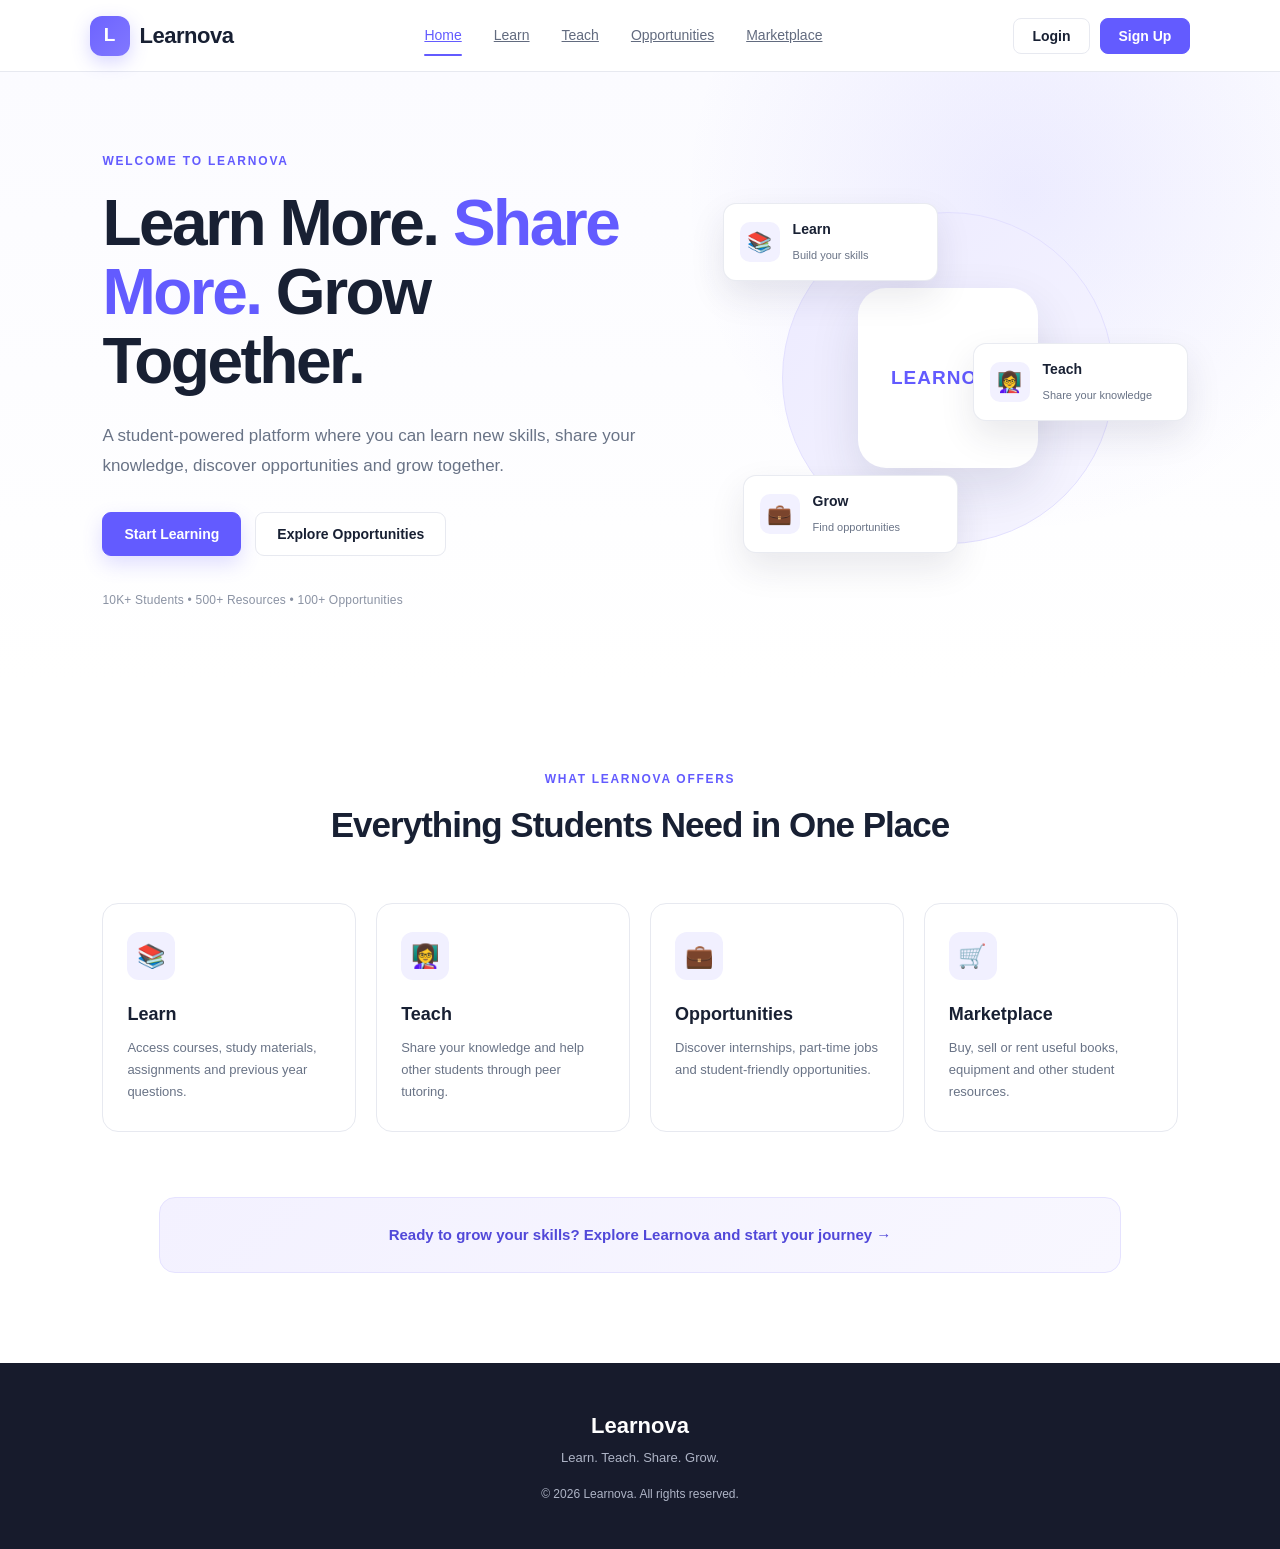
<file: index.html>
<!DOCTYPE html>
<html lang="en">
<head>
    <meta charset="UTF-8">
    <meta name="viewport" content="width=device-width, initial-scale=1.0">

    <title>Learnova | Learn. Teach. Share. Grow.</title>

    <link rel="stylesheet" href="css/style.css">
</head>
<body>

    <!-- Navigation Bar -->
    <header class="navbar">

        <div class="logo">
            <span class="logo-icon">L</span>
            <span class="logo-text">Learnova</span>
        </div>

        <nav class="nav-links">
            <a href="#" class="active">Home</a>
            <a href="#">Learn</a>
            <a href="#">Teach</a>
            <a href="#">Opportunities</a>
            <a href="#">Marketplace</a>
        </nav>

       <div class="nav-actions">

    <a href="pages/login.html">
        <button class="login-btn">
            Login
        </button>
    </a>

    <a href="pages/signup.html">
        <button class="signup-btn">
            Sign Up
        </button>
    </a>

</div>

    </header>


    <!-- Hero Section -->
    <main>

        <section class="hero">

            <div class="hero-content">

                <p class="welcome-text">WELCOME TO LEARNOVA</p>

                <h1>
                    Learn More.
                    <span>Share More.</span>
                    Grow Together.
                </h1>

                <p class="hero-description">
                    A student-powered platform where you can learn new skills,
                    share your knowledge, discover opportunities and grow together.
                </p>

                <div class="hero-buttons">
                    <button class="primary-btn">
                        Start Learning
                    </button>

                    <button class="secondary-btn">
                        Explore Opportunities
                    </button>
                </div>

            </div>


            <div class="hero-visual">

                <div class="floating-card card-one">
                    <span>📚</span>
                    <div>
                        <strong>Learn</strong>
                        <small>Build your skills</small>
                    </div>
                </div>

                <div class="floating-card card-two">
                    <span>👩‍🏫</span>
                    <div>
                        <strong>Teach</strong>
                        <small>Share your knowledge</small>
                    </div>
                </div>

                <div class="floating-card card-three">
                    <span>💼</span>
                    <div>
                        <strong>Grow</strong>
                        <small>Find opportunities</small>
                    </div>
                </div>

            </div>

        </section>


        <!-- Features Section -->
        <section class="features">

            <div class="section-heading">
                <p>WHAT LEARNOVA OFFERS</p>
                <h2>Everything Students Need in One Place</h2>
            </div>


            <div class="feature-grid">

                <div class="feature-card">
                    <div class="feature-icon">📚</div>
                    <h3>Learn</h3>
                    <p>
                        Access courses, study materials, assignments
                        and previous year questions.
                    </p>
                </div>


                <div class="feature-card">
                    <div class="feature-icon">👩‍🏫</div>
                    <h3>Teach</h3>
                    <p>
                        Share your knowledge and help other students
                        through peer tutoring.
                    </p>
                </div>


                <div class="feature-card">
                    <div class="feature-icon">💼</div>
                    <h3>Opportunities</h3>
                    <p>
                        Discover internships, part-time jobs and
                        student-friendly opportunities.
                    </p>
                </div>


                <div class="feature-card">
                    <div class="feature-icon">🛒</div>
                    <h3>Marketplace</h3>
                    <p>
                        Buy, sell or rent useful books, equipment
                        and other student resources.
                    </p>
                </div>

            </div>

        </section>

    </main>


    <!-- Footer -->
    <footer>

        <div class="footer-logo">
            Learnova
        </div>

        <p>
            Learn. Teach. Share. Grow.
        </p>

        <p class="copyright">
            © 2026 Learnova. All rights reserved.
        </p>

    </footer>


    <script src="js/script.js"></script>

</body>
</html>
</file>
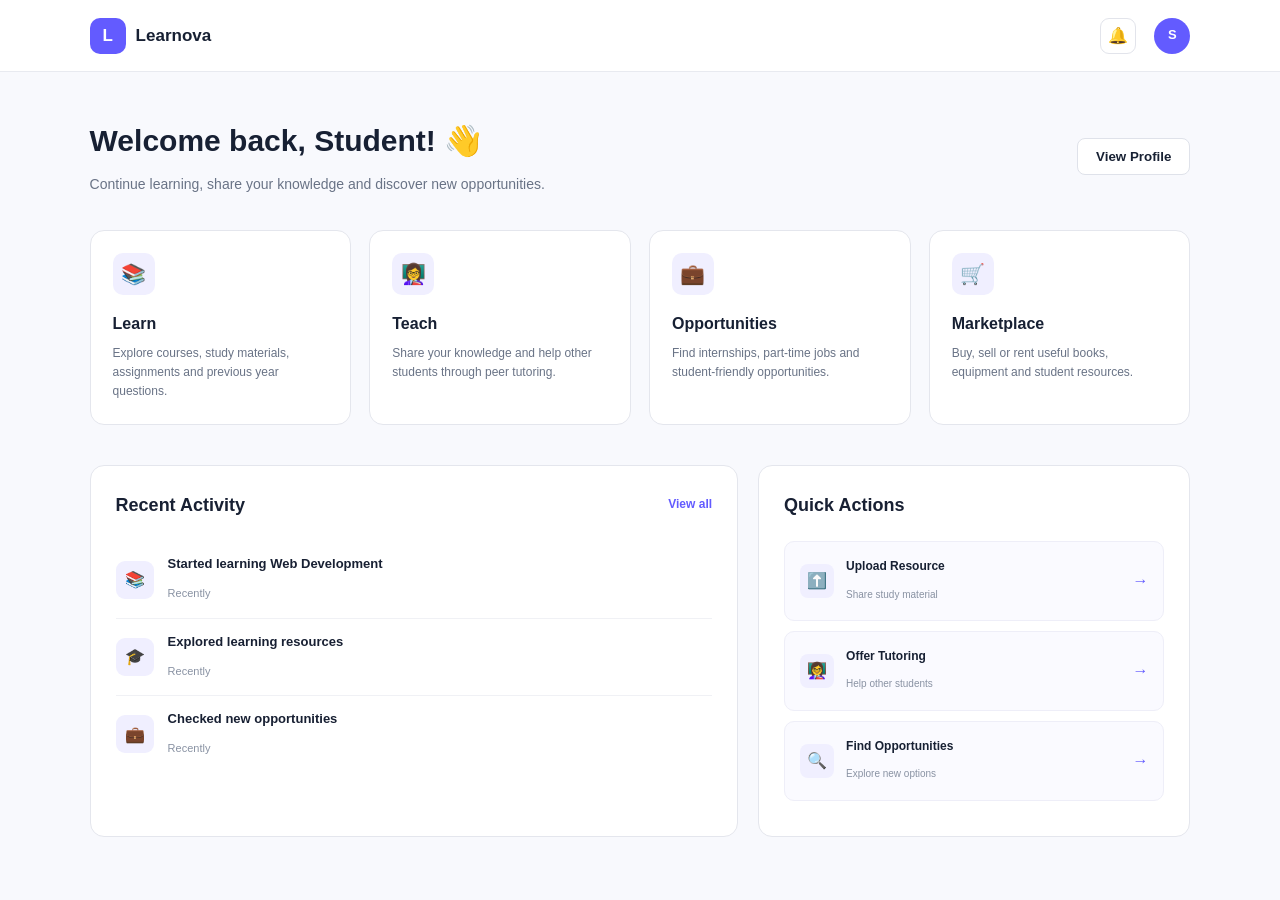
<file: pages/dashboard.html>
<!DOCTYPE html>
<html lang="en">

<head>

    <meta charset="UTF-8">

    <meta name="viewport"
          content="width=device-width, initial-scale=1.0">

    <title>Dashboard | Learnova</title>

    <link rel="stylesheet"
          href="../css/style.css">

    <style>

        /* ==============================
           DASHBOARD
        ============================== */

        .dashboard-page {
            min-height: 100vh;
            background: #f8f9fd;
        }


        /* ==============================
           DASHBOARD NAVBAR
        ============================== */

        .dashboard-nav {
            height: 72px;

            display: flex;
            align-items: center;
            justify-content: space-between;

            padding: 0 7%;

            background: white;

            border-bottom: 1px solid #e8eaf0;
        }


        .dashboard-logo {
            display: flex;
            align-items: center;
            gap: 10px;

            text-decoration: none;
            color: #172033;

            font-weight: 700;
            font-size: 17px;
        }


        .dashboard-logo-icon {
            width: 36px;
            height: 36px;

            display: flex;
            align-items: center;
            justify-content: center;

            background: #635bff;

            color: white;

            border-radius: 10px;

            font-weight: 700;
        }


        .dashboard-nav-right {
            display: flex;
            align-items: center;
            gap: 18px;
        }


        .notification {
            width: 36px;
            height: 36px;

            display: flex;
            align-items: center;
            justify-content: center;

            border: 1px solid #e2e4eb;

            border-radius: 9px;

            background: white;

            cursor: pointer;
        }


        .profile-circle {
            width: 36px;
            height: 36px;

            display: flex;
            align-items: center;
            justify-content: center;

            background: #635bff;

            color: white;

            border-radius: 50%;

            font-size: 13px;
            font-weight: 600;
        }


        /* ==============================
           MAIN CONTENT
        ============================== */

        .dashboard-content {
            width: 86%;
            max-width: 1250px;

            margin: auto;

            padding: 45px 0;
        }


        .welcome-section {
            display: flex;

            align-items: center;
            justify-content: space-between;

            margin-bottom: 35px;
        }


        .welcome-section h1 {
            margin: 0 0 8px;

            font-size: 30px;

            color: #172033;
        }


        .welcome-section p {
            margin: 0;

            color: #697386;

            font-size: 14px;
        }


        .profile-button {
            padding: 10px 18px;

            border: 1px solid #dfe2ea;

            background: white;

            border-radius: 8px;

            cursor: pointer;

            font-weight: 600;

            color: #172033;
        }


        /* ==============================
           FEATURE CARDS
        ============================== */

        .feature-grid {
            display: grid;

            grid-template-columns:
                repeat(4, 1fr);

            gap: 18px;

            margin-bottom: 40px;
        }


        .feature-card {
            background: white;

            border: 1px solid #e4e6ed;

            border-radius: 14px;

            padding: 22px;

            text-decoration: none;

            color: #172033;

            transition: 0.25s;
        }


        .feature-card:hover {
            transform: translateY(-4px);

            border-color: #635bff;

            box-shadow:
                0 12px 30px rgba(35,40,70,0.08);
        }


        .feature-icon {
            width: 42px;
            height: 42px;

            display: flex;
            align-items: center;
            justify-content: center;

            background: #f0efff;

            border-radius: 10px;

            font-size: 20px;

            margin-bottom: 16px;
        }


        .feature-card h3 {
            margin: 0 0 7px;

            font-size: 16px;
        }


        .feature-card p {
            margin: 0;

            color: #697386;

            font-size: 12px;

            line-height: 1.6;
        }


        /* ==============================
           LOWER SECTION
        ============================== */

        .dashboard-grid {
            display: grid;

            grid-template-columns:
                1.5fr 1fr;

            gap: 20px;
        }


        .dashboard-card {
            background: white;

            border: 1px solid #e4e6ed;

            border-radius: 14px;

            padding: 25px;
        }


        .dashboard-card-header {
            display: flex;

            justify-content: space-between;

            align-items: center;

            margin-bottom: 22px;
        }


        .dashboard-card-header h2 {
            margin: 0;

            font-size: 18px;
        }


        .view-link {
            color: #635bff;

            text-decoration: none;

            font-size: 12px;

            font-weight: 600;
        }


        /* ==============================
           ACTIVITY
        ============================== */

        .activity-item {
            display: flex;

            align-items: center;

            gap: 14px;

            padding: 13px 0;

            border-bottom: 1px solid #f0f1f5;
        }


        .activity-item:last-child {
            border-bottom: none;
        }


        .activity-icon {
            width: 38px;
            height: 38px;

            display: flex;
            align-items: center;
            justify-content: center;

            background: #f0efff;

            border-radius: 9px;
        }


        .activity-text strong {
            display: block;

            font-size: 13px;

            margin-bottom: 4px;
        }


        .activity-text span {
            color: #8992a3;

            font-size: 11px;
        }


        /* ==============================
           QUICK ACTIONS
        ============================== */

        .quick-action {
            display: flex;

            align-items: center;

            justify-content: space-between;

            padding: 15px;

            margin-bottom: 10px;

            background: #fafaff;

            border: 1px solid #eeeeF8;

            border-radius: 10px;

            text-decoration: none;

            color: #172033;
        }


        .quick-action:hover {
            border-color: #635bff;
        }


        .quick-action-left {
            display: flex;

            align-items: center;

            gap: 12px;
        }


        .quick-action-icon {
            width: 34px;
            height: 34px;

            display: flex;
            align-items: center;
            justify-content: center;

            background: #f0efff;

            border-radius: 8px;
        }


        .quick-action-text strong {
            display: block;

            font-size: 12px;

            margin-bottom: 3px;
        }


        .quick-action-text span {
            font-size: 10px;

            color: #8992a3;
        }


        .arrow {
            color: #635bff;
        }


        /* ==============================
           RESPONSIVE
        ============================== */

        @media (max-width: 950px) {

            .feature-grid {
                grid-template-columns:
                    repeat(2, 1fr);
            }

            .dashboard-grid {
                grid-template-columns: 1fr;
            }

        }


        @media (max-width: 600px) {

            .dashboard-content {
                width: 90%;
            }

            .dashboard-nav {
                padding: 0 5%;
            }

            .welcome-section {
                align-items: flex-start;

                flex-direction: column;

                gap: 18px;
            }

            .feature-grid {
                grid-template-columns: 1fr;
            }

        }

    </style>

</head>


<body>


<div class="dashboard-page">


    <!-- ==========================
         NAVIGATION
    =========================== -->

    <header class="dashboard-nav">

        <a href="../index.html"
           class="dashboard-logo">

            <span class="dashboard-logo-icon">
                L
            </span>

            Learnova

        </a>


        <div class="dashboard-nav-right">

            <div class="notification">
                🔔
            </div>

            <div class="profile-circle">
                S
            </div>

        </div>

    </header>



    <!-- ==========================
         MAIN CONTENT
    =========================== -->

    <main class="dashboard-content">


        <!-- WELCOME -->

        <section class="welcome-section">

            <div>

                <h1>
                    Welcome back, Student! 👋
                </h1>

                <p>
                    Continue learning, share your knowledge
                    and discover new opportunities.
                </p>

            </div>


            <button class="profile-button">
                View Profile
            </button>

        </section>



        <!-- ==========================
             MAIN FEATURES
        =========================== -->

        <section class="feature-grid">


            <!-- LEARN -->

            <a href="learn.html"
                class="feature-card">

                <div class="feature-icon">
                    📚
                </div>

                <h3>
                    Learn
                </h3>

                <p>
                    Explore courses, study materials,
                    assignments and previous year questions.
                </p>

            </a>



            <!-- TEACH -->

            <a href="teach.html"
                 class="feature-card">

                <div class="feature-icon">
                    👩‍🏫
                </div>

                <h3>
                    Teach
                </h3>

                <p>
                    Share your knowledge and help
                    other students through peer tutoring.
                </p>

            </a>



            <!-- OPPORTUNITIES -->

            <a href="opportunities.html"
                 class="feature-card">

                <div class="feature-icon">
                    💼
                </div>

                <h3>
                    Opportunities
                </h3>

                <p>
                    Find internships, part-time jobs
                    and student-friendly opportunities.
                </p>

            </a>



            <!-- MARKETPLACE -->
    

          <a href="marketplace.html" class="feature-card">

    <div class="feature-icon">
        🛒
    </div>

    <h3>
        Marketplace
    </h3>

    <p>
        Buy, sell or rent useful books, equipment
        and student resources.
    </p>
</a>
        </section>



        <!-- ==========================
             LOWER DASHBOARD
        =========================== -->

        <section class="dashboard-grid">


            <!-- RECENT ACTIVITY -->

            <div class="dashboard-card">

                <div class="dashboard-card-header">

                    <h2>
                        Recent Activity
                    </h2>

                    <a href="#"
                       class="view-link">

                        View all

                    </a>

                </div>


                <div class="activity-item">

                    <div class="activity-icon">
                        📚
                    </div>

                    <div class="activity-text">

                        <strong>
                            Started learning Web Development
                        </strong>

                        <span>
                            Recently
                        </span>

                    </div>

                </div>


                <div class="activity-item">

                    <div class="activity-icon">
                        🎓
                    </div>

                    <div class="activity-text">

                        <strong>
                            Explored learning resources
                        </strong>

                        <span>
                            Recently
                        </span>

                    </div>

                </div>


                <div class="activity-item">

                    <div class="activity-icon">
                        💼
                    </div>

                    <div class="activity-text">

                        <strong>
                            Checked new opportunities
                        </strong>

                        <span>
                            Recently
                        </span>

                    </div>

                </div>

            </div>



            <!-- QUICK ACTIONS -->

            <div class="dashboard-card">

                <div class="dashboard-card-header">

                    <h2>
                        Quick Actions
                    </h2>

                </div>


                <a href="#"
                   class="quick-action">

                    <div class="quick-action-left">

                        <div class="quick-action-icon">
                            ⬆️
                        </div>

                        <div class="quick-action-text">

                            <strong>
                                Upload Resource
                            </strong>

                            <span>
                                Share study material
                            </span>

                        </div>

                    </div>

                    <span class="arrow">
                        →
                    </span>

                </a>


                <a href="#"
                   class="quick-action">

                    <div class="quick-action-left">

                        <div class="quick-action-icon">
                            👩‍🏫
                        </div>

                        <div class="quick-action-text">

                            <strong>
                                Offer Tutoring
                            </strong>

                            <span>
                                Help other students
                            </span>

                        </div>

                    </div>

                    <span class="arrow">
                        →
                    </span>

                </a>


                <a href="#"
                   class="quick-action">

                    <div class="quick-action-left">

                        <div class="quick-action-icon">
                            🔍
                        </div>

                        <div class="quick-action-text">

                            <strong>
                                Find Opportunities
                            </strong>

                            <span>
                                Explore new options
                            </span>

                        </div>

                    </div>

                    <span class="arrow">
                        →
                    </span>

                </a>


            </div>


        </section>


    </main>

</div>


</body>

</html>
</file>
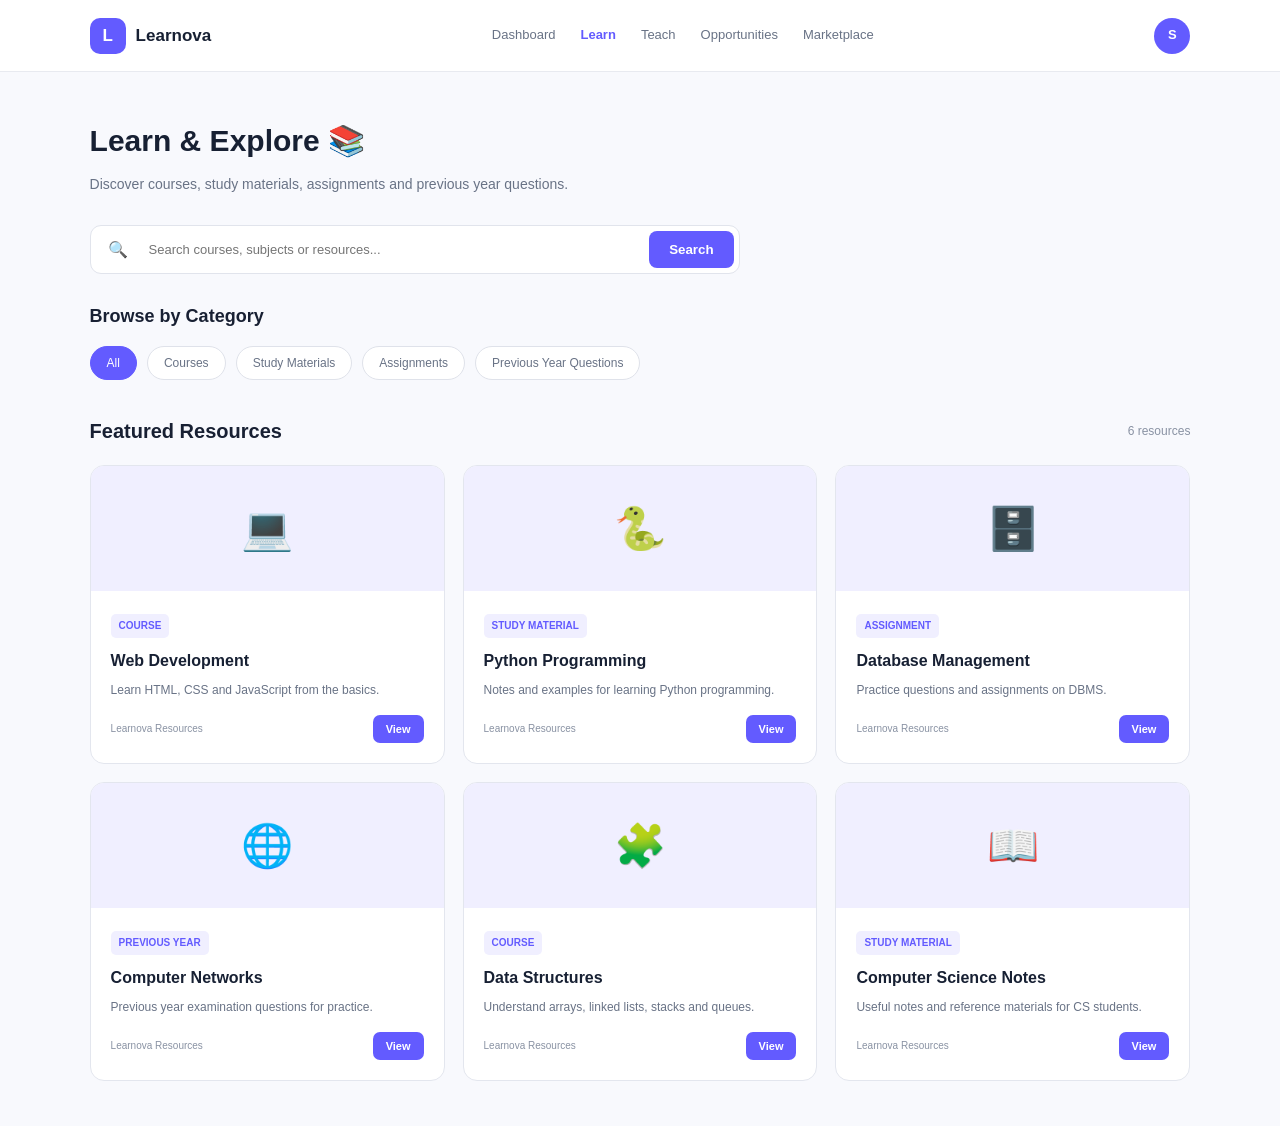
<file: pages/learn.html>
<!DOCTYPE html>
<html lang="en">

<head>

    <meta charset="UTF-8">

    <meta name="viewport"
          content="width=device-width, initial-scale=1.0">

    <title>Learn | Learnova</title>

    <link rel="stylesheet"
          href="../css/style.css">

    <style>

        /* ==============================
           LEARN PAGE
        ============================== */

        .learn-page {
            min-height: 100vh;
            background: #f8f9fd;
        }


        /* ==============================
           NAVBAR
        ============================== */

        .learn-nav {
            height: 72px;

            display: flex;
            align-items: center;
            justify-content: space-between;

            padding: 0 7%;

            background: white;

            border-bottom: 1px solid #e8eaf0;
        }


        .learn-logo {
            display: flex;
            align-items: center;

            gap: 10px;

            color: #172033;

            text-decoration: none;

            font-size: 17px;
            font-weight: 700;
        }


        .learn-logo-icon {
            width: 36px;
            height: 36px;

            display: flex;
            align-items: center;
            justify-content: center;

            background: #635bff;

            color: white;

            border-radius: 10px;
        }


        .learn-nav-links {
            display: flex;

            align-items: center;

            gap: 25px;
        }


        .learn-nav-links a {
            color: #697386;

            text-decoration: none;

            font-size: 13px;
        }


        .learn-nav-links a.active {
            color: #635bff;

            font-weight: 600;
        }


        .learn-profile {
            width: 36px;
            height: 36px;

            display: flex;
            align-items: center;
            justify-content: center;

            border-radius: 50%;

            background: #635bff;

            color: white;

            font-size: 13px;
            font-weight: 600;
        }


        /* ==============================
           MAIN
        ============================== */

        .learn-content {
            width: 86%;
            max-width: 1250px;

            margin: auto;

            padding: 45px 0;
        }


        .learn-heading {
            margin-bottom: 30px;
        }


        .learn-heading h1 {
            margin: 0 0 8px;

            color: #172033;

            font-size: 30px;
        }


        .learn-heading p {
            margin: 0;

            color: #697386;

            font-size: 14px;
        }


        /* ==============================
           SEARCH
        ============================== */

        .search-box {
            display: flex;

            align-items: center;

            gap: 10px;

            margin-bottom: 28px;

            background: white;

            border: 1px solid #e1e4ec;

            border-radius: 11px;

            padding: 5px;

            max-width: 650px;
        }


        .search-icon {
            padding-left: 12px;

            color: #8992a3;
        }


        .search-box input {
            flex: 1;

            border: none;

            outline: none;

            padding: 11px;

            font-size: 13px;

            font-family: inherit;
        }


        .search-button {
            border: none;

            background: #635bff;

            color: white;

            padding: 11px 20px;

            border-radius: 8px;

            cursor: pointer;

            font-weight: 600;
        }


        /* ==============================
           CATEGORIES
        ============================== */

        .category-section {
            margin-bottom: 35px;
        }


        .category-section h2 {
            font-size: 18px;

            margin-bottom: 15px;
        }


        .category-list {
            display: flex;

            flex-wrap: wrap;

            gap: 10px;
        }


        .category-btn {
            border: 1px solid #dfe2ea;

            background: white;

            color: #697386;

            padding: 9px 16px;

            border-radius: 20px;

            cursor: pointer;

            font-size: 12px;

            transition: 0.2s;
        }


        .category-btn:hover,
        .category-btn.active {
            background: #635bff;

            border-color: #635bff;

            color: white;
        }


        /* ==============================
           RESOURCE HEADER
        ============================== */

        .resource-header {
            display: flex;

            align-items: center;
            justify-content: space-between;

            margin-bottom: 18px;
        }


        .resource-header h2 {
            margin: 0;

            font-size: 20px;
        }


        .resource-count {
            color: #8992a3;

            font-size: 12px;
        }


        /* ==============================
           RESOURCE GRID
        ============================== */

        .resource-grid {
            display: grid;

            grid-template-columns:
                repeat(3, 1fr);

            gap: 18px;
        }


        .resource-card {
            background: white;

            border: 1px solid #e3e6ee;

            border-radius: 14px;

            overflow: hidden;

            transition: 0.25s;
        }


        .resource-card:hover {
            transform: translateY(-4px);

            box-shadow:
                0 12px 30px rgba(35,40,70,0.08);

            border-color: #d8d5ff;
        }


        .resource-top {
            height: 125px;

            display: flex;

            align-items: center;

            justify-content: center;

            background: #f0efff;

            font-size: 42px;
        }


        .resource-body {
            padding: 20px;
        }


        .resource-type {
            display: inline-block;

            padding: 4px 8px;

            background: #f0efff;

            color: #635bff;

            border-radius: 5px;

            font-size: 10px;

            font-weight: 600;

            margin-bottom: 10px;
        }


        .resource-body h3 {
            margin: 0 0 7px;

            font-size: 16px;

            color: #172033;
        }


        .resource-body p {
            margin: 0 0 15px;

            color: #697386;

            font-size: 12px;

            line-height: 1.6;
        }


        .resource-footer {
            display: flex;

            align-items: center;
            justify-content: space-between;
        }


        .resource-author {
            color: #8992a3;

            font-size: 10px;
        }


        .view-resource {
            border: none;

            background: #635bff;

            color: white;

            padding: 8px 13px;

            border-radius: 7px;

            cursor: pointer;

            font-size: 11px;

            font-weight: 600;
        }


        /* ==============================
           NO RESULTS
        ============================== */

        .no-results {
            display: none;

            text-align: center;

            padding: 50px 20px;

            color: #697386;
        }


        .no-results h3 {
            color: #172033;

            margin-bottom: 8px;
        }


        /* ==============================
           RESPONSIVE
        ============================== */

        @media (max-width: 900px) {

            .resource-grid {
                grid-template-columns:
                    repeat(2, 1fr);
            }

            .learn-nav-links {
                display: none;
            }

        }


        @media (max-width: 600px) {

            .learn-content {
                width: 90%;
            }

            .resource-grid {
                grid-template-columns: 1fr;
            }

            .search-box {
                max-width: 100%;
            }

        }

    </style>

</head>


<body>


<div class="learn-page">


    <!-- ==========================
         NAVIGATION
    =========================== -->

    <header class="learn-nav">

        <a href="dashboard.html"
           class="learn-logo">

            <span class="learn-logo-icon">
                L
            </span>

            Learnova

        </a>


        <nav class="learn-nav-links">

            <a href="dashboard.html">
                Dashboard
            </a>

            <a href="learn.html"
               class="active">
                Learn
            </a>

            <a href="#">
                Teach
            </a>

            <a href="#">
                Opportunities
            </a>

            <a href="#">
                Marketplace
            </a>

        </nav>


        <div class="learn-profile">
            S
        </div>

    </header>



    <!-- ==========================
         MAIN CONTENT
    =========================== -->

    <main class="learn-content">


        <!-- HEADING -->

        <section class="learn-heading">

            <h1>
                Learn & Explore 📚
            </h1>

            <p>
                Discover courses, study materials,
                assignments and previous year questions.
            </p>

        </section>



        <!-- ==========================
             SEARCH
        =========================== -->

        <div class="search-box">

            <span class="search-icon">
                🔍
            </span>

            <input
                type="text"
                id="searchInput"
                placeholder="Search courses, subjects or resources..."
            >

            <button
                class="search-button"
                onclick="searchResources()">

                Search

            </button>

        </div>



        <!-- ==========================
             CATEGORIES
        =========================== -->

        <section class="category-section">

            <h2>
                Browse by Category
            </h2>


            <div class="category-list">

                <button
                    class="category-btn active"
                    onclick="filterResources('all', this)">

                    All

                </button>


                <button
                    class="category-btn"
                    onclick="filterResources('course', this)">

                    Courses

                </button>


                <button
                    class="category-btn"
                    onclick="filterResources('material', this)">

                    Study Materials

                </button>


                <button
                    class="category-btn"
                    onclick="filterResources('assignment', this)">

                    Assignments

                </button>


                <button
                    class="category-btn"
                    onclick="filterResources('question', this)">

                    Previous Year Questions

                </button>

            </div>

        </section>



        <!-- ==========================
             RESOURCES
        =========================== -->

        <section>


            <div class="resource-header">

                <h2>
                    Featured Resources
                </h2>

                <span
                    class="resource-count"
                    id="resourceCount">

                    6 resources

                </span>

            </div>



            <div
                class="resource-grid"
                id="resourceGrid">


                <!-- RESOURCE 1 -->

                <article
                    class="resource-card"
                    data-type="course"
                    data-title="Web Development">

                    <div class="resource-top">
                        💻
                    </div>

                    <div class="resource-body">

                        <span class="resource-type">
                            COURSE
                        </span>

                        <h3>
                            Web Development
                        </h3>

                        <p>
                            Learn HTML, CSS and JavaScript
                            from the basics.
                        </p>

                        <div class="resource-footer">

                            <span class="resource-author">
                                Learnova Resources
                            </span>

                            <button
                                class="view-resource"
                                onclick="openResource('Web Development')">

                                View

                            </button>

                        </div>

                    </div>

                </article>



                <!-- RESOURCE 2 -->

                <article
                    class="resource-card"
                    data-type="material"
                    data-title="Python Programming">

                    <div class="resource-top">
                        🐍
                    </div>

                    <div class="resource-body">

                        <span class="resource-type">
                            STUDY MATERIAL
                        </span>

                        <h3>
                            Python Programming
                        </h3>

                        <p>
                            Notes and examples for
                            learning Python programming.
                        </p>

                        <div class="resource-footer">

                            <span class="resource-author">
                                Learnova Resources
                            </span>

                            <button
                                class="view-resource"
                                onclick="openResource('Python Programming')">

                                View

                            </button>

                        </div>

                    </div>

                </article>



                <!-- RESOURCE 3 -->

                <article
                    class="resource-card"
                    data-type="assignment"
                    data-title="Database Management">

                    <div class="resource-top">
                        🗄️
                    </div>

                    <div class="resource-body">

                        <span class="resource-type">
                            ASSIGNMENT
                        </span>

                        <h3>
                            Database Management
                        </h3>

                        <p>
                            Practice questions and
                            assignments on DBMS.
                        </p>

                        <div class="resource-footer">

                            <span class="resource-author">
                                Learnova Resources
                            </span>

                            <button
                                class="view-resource"
                                onclick="openResource('Database Management')">

                                View

                            </button>

                        </div>

                    </div>

                </article>



                <!-- RESOURCE 4 -->

                <article
                    class="resource-card"
                    data-type="question"
                    data-title="Computer Networks">

                    <div class="resource-top">
                        🌐
                    </div>

                    <div class="resource-body">

                        <span class="resource-type">
                            PREVIOUS YEAR
                        </span>

                        <h3>
                            Computer Networks
                        </h3>

                        <p>
                            Previous year examination
                            questions for practice.
                        </p>

                        <div class="resource-footer">

                            <span class="resource-author">
                                Learnova Resources
                            </span>

                            <button
                                class="view-resource"
                                onclick="openResource('Computer Networks')">

                                View

                            </button>

                        </div>

                    </div>

                </article>



                <!-- RESOURCE 5 -->

                <article
                    class="resource-card"
                    data-type="course"
                    data-title="Data Structures">

                    <div class="resource-top">
                        🧩
                    </div>

                    <div class="resource-body">

                        <span class="resource-type">
                            COURSE
                        </span>

                        <h3>
                            Data Structures
                        </h3>

                        <p>
                            Understand arrays, linked lists,
                            stacks and queues.
                        </p>

                        <div class="resource-footer">

                            <span class="resource-author">
                                Learnova Resources
                            </span>

                            <button
                                class="view-resource"
                                onclick="openResource('Data Structures')">

                                View

                            </button>

                        </div>

                    </div>

                </article>



                <!-- RESOURCE 6 -->

                <article
                    class="resource-card"
                    data-type="material"
                    data-title="Computer Science Notes">

                    <div class="resource-top">
                        📖
                    </div>

                    <div class="resource-body">

                        <span class="resource-type">
                            STUDY MATERIAL
                        </span>

                        <h3>
                            Computer Science Notes
                        </h3>

                        <p>
                            Useful notes and reference
                            materials for CS students.
                        </p>

                        <div class="resource-footer">

                            <span class="resource-author">
                                Learnova Resources
                            </span>

                            <button
                                class="view-resource"
                                onclick="openResource('Computer Science Notes')">

                                View

                            </button>

                        </div>

                    </div>

                </article>


            </div>



            <!-- NO RESULTS -->

            <div
                class="no-results"
                id="noResults">

                <h3>
                    No resources found
                </h3>

                <p>
                    Try another search or category.
                </p>

            </div>


        </section>


    </main>

</div>



<script>

    /* ==============================
       FILTER RESOURCES
    ============================== */

    function filterResources(type, button) {

        const cards =
            document.querySelectorAll(
                ".resource-card"
            );

        const buttons =
            document.querySelectorAll(
                ".category-btn"
            );


        buttons.forEach(function(btn) {

            btn.classList.remove("active");

        });


        button.classList.add("active");


        let visibleCount = 0;


        cards.forEach(function(card) {

            const cardType =
                card.getAttribute("data-type");


            if (
                type === "all" ||
                cardType === type
            ) {

                card.style.display = "block";

                visibleCount++;

            } else {

                card.style.display = "none";

            }

        });


        document.getElementById(
            "resourceCount"
        ).textContent =
            visibleCount + " resources";


        document.getElementById(
            "noResults"
        ).style.display =
            visibleCount === 0
                ? "block"
                : "none";

    }



    /* ==============================
       SEARCH RESOURCES
    ============================== */

    function searchResources() {

        const searchText =
            document
                .getElementById("searchInput")
                .value
                .toLowerCase()
                .trim();


        const cards =
            document.querySelectorAll(
                ".resource-card"
            );


        let visibleCount = 0;


        cards.forEach(function(card) {

            const title =
                card
                    .getAttribute("data-title")
                    .toLowerCase();


            const description =
                card
                    .querySelector("p")
                    .textContent
                    .toLowerCase();


            if (
                title.includes(searchText) ||
                description.includes(searchText)
            ) {

                card.style.display = "block";

                visibleCount++;

            } else {

                card.style.display = "none";

            }

        });


        document.getElementById(
            "resourceCount"
        ).textContent =
            visibleCount + " resources";


        document.getElementById(
            "noResults"
        ).style.display =
            visibleCount === 0
                ? "block"
                : "none";

    }



    /* ==============================
       VIEW RESOURCE
    ============================== */

    function openResource(resourceName) {

        alert(
            resourceName +
            " will open here when we connect the resource system."
        );

    }



    /* ==============================
       ENTER KEY SEARCH
    ============================== */

    document
        .getElementById("searchInput")
        .addEventListener(
            "keypress",
            function(event) {

                if (event.key === "Enter") {

                    searchResources();

                }

            }
        );

</script>


</body>

</html>
</file>
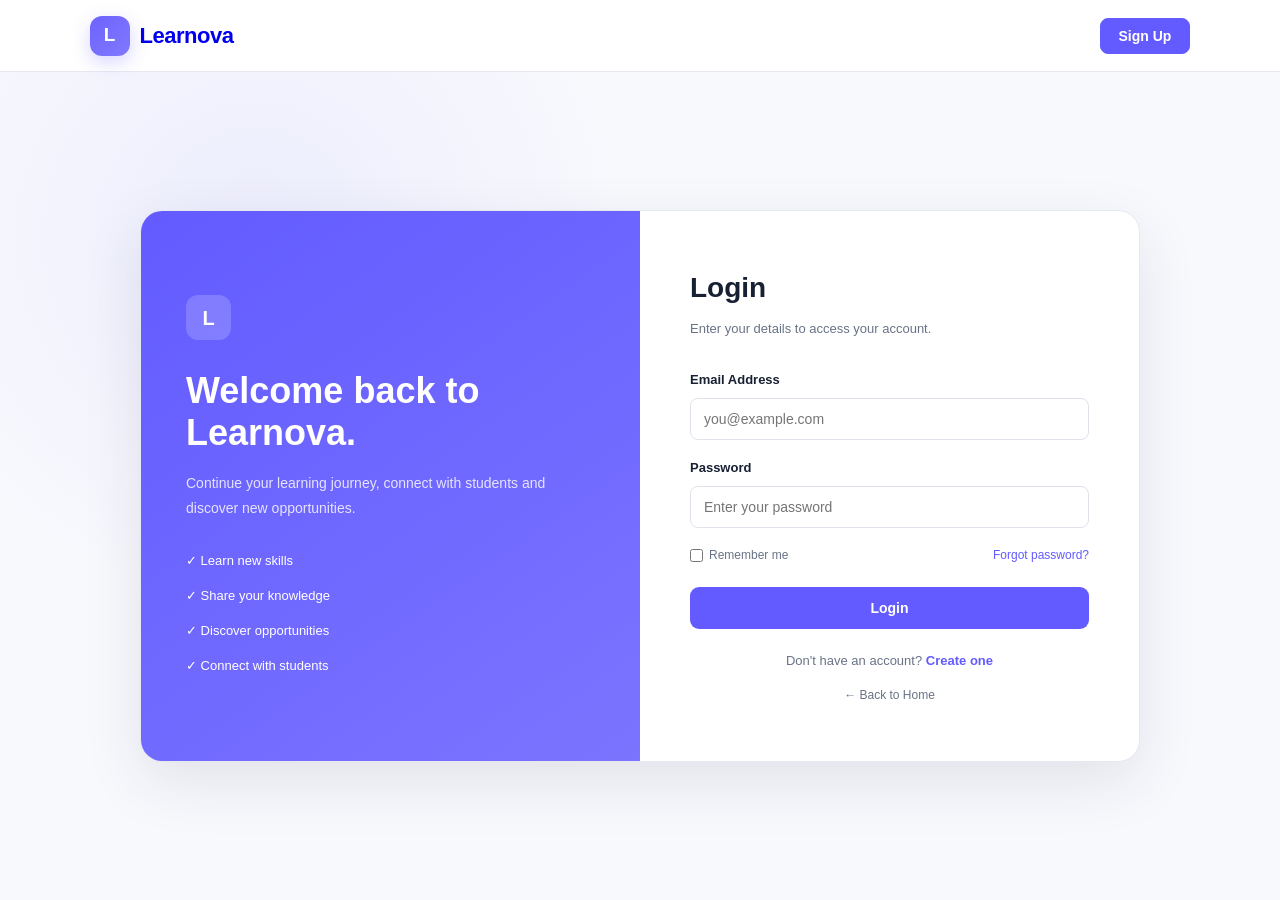
<file: pages/login.html>
<!DOCTYPE html>
<html lang="en">

<head>

    <meta charset="UTF-8">

    <meta name="viewport"
          content="width=device-width, initial-scale=1.0">

    <title>Login | Learnova</title>

    <link rel="stylesheet"
          href="../css/style.css">

    <style>

        /* =================================
           LOGIN PAGE
        ================================= */

        .auth-page {
            min-height: calc(100vh - 72px);

            display: flex;
            align-items: center;
            justify-content: center;

            padding: 50px 20px;

            background:
                radial-gradient(
                    circle at 20% 20%,
                    rgba(99, 91, 255, 0.08),
                    transparent 30%
                ),
                #f8f9fd;
        }


        .auth-container {
            width: 100%;
            max-width: 1000px;

            display: grid;
            grid-template-columns: 1fr 1fr;

            background: white;

            border: 1px solid #e7e9f0;

            border-radius: 22px;

            overflow: hidden;

            box-shadow:
                0 20px 60px rgba(35, 40, 70, 0.10);
        }


        /* LEFT SIDE */

        .auth-info {
            padding: 55px 45px;

            background:
                linear-gradient(
                    145deg,
                    #635bff,
                    #7b74ff
                );

            color: white;

            display: flex;
            flex-direction: column;
            justify-content: center;
        }


        .auth-info .logo-small {
            width: 45px;
            height: 45px;

            display: flex;
            align-items: center;
            justify-content: center;

            background: rgba(255,255,255,0.18);

            border-radius: 12px;

            font-size: 20px;
            font-weight: 700;

            margin-bottom: 30px;
        }


        .auth-info h1 {
            font-size: 36px;

            line-height: 1.15;

            margin-bottom: 18px;
        }


        .auth-info p {
            color: rgba(255,255,255,0.82);

            font-size: 14px;

            line-height: 1.8;
        }


        .auth-points {
            margin-top: 30px;

            display: flex;
            flex-direction: column;

            gap: 14px;
        }


        .auth-point {
            display: flex;

            align-items: center;

            gap: 10px;

            font-size: 13px;
        }


        /* RIGHT SIDE */

        .auth-form {
            padding: 55px 50px;

            display: flex;
            flex-direction: column;
            justify-content: center;
        }


        .auth-form h2 {
            font-size: 28px;

            margin-bottom: 8px;
        }


        .auth-subtitle {
            color: #697386;

            font-size: 13px;

            margin-bottom: 30px;
        }


        .form-group {
            margin-bottom: 18px;
        }


        .form-group label {
            display: block;

            font-size: 13px;

            font-weight: 600;

            margin-bottom: 7px;
        }


        .form-group input {
            width: 100%;

            padding: 12px 13px;

            border: 1px solid #dfe2ea;

            border-radius: 8px;

            outline: none;

            font-family: inherit;

            font-size: 14px;

            transition: 0.2s;
        }


        .form-group input:focus {
            border-color: #635bff;

            box-shadow:
                0 0 0 3px rgba(99,91,255,0.08);
        }


        .login-options {
            display: flex;

            align-items: center;
            justify-content: space-between;

            margin-bottom: 22px;

            font-size: 12px;
        }


        .remember {
            display: flex;

            align-items: center;

            gap: 6px;

            color: #697386;
        }


        .forgot-link {
            color: #635bff;

            cursor: pointer;
        }


        .auth-button {
            width: 100%;

            padding: 13px;

            border: none;

            border-radius: 9px;

            background: #635bff;

            color: white;

            font-size: 14px;

            font-weight: 600;

            cursor: pointer;

            transition: 0.25s;
        }


        .auth-button:hover {
            background: #5148e8;

            transform: translateY(-1px);
        }


        .auth-switch {
            text-align: center;

            margin-top: 22px;

            color: #697386;

            font-size: 13px;
        }


        .auth-switch a {
            color: #635bff;

            font-weight: 600;

            text-decoration: none;
        }


        .back-home {
            text-align: center;

            margin-top: 15px;

            font-size: 12px;
        }


        .back-home a {
            color: #697386;

            text-decoration: none;
        }


        /* RESPONSIVE */

        @media (max-width: 750px) {

            .auth-container {
                grid-template-columns: 1fr;
            }

            .auth-info {
                display: none;
            }

            .auth-form {
                padding: 40px 25px;
            }
        }

    </style>

</head>


<body>


    <!-- NAVIGATION -->

    <header class="navbar">

        <a href="../index.html"
           class="logo"
           style="text-decoration:none;">

            <span class="logo-icon">L</span>

            <span class="logo-text">
                Learnova
            </span>

        </a>


        <div class="nav-actions">

            <a href="signup.html"
               style="text-decoration:none;">

                <button class="signup-btn">
                    Sign Up
                </button>

            </a>

        </div>

    </header>


    <!-- LOGIN -->

    <main class="auth-page">

        <div class="auth-container">


            <!-- LEFT -->

            <section class="auth-info">

                <div class="logo-small">
                    L
                </div>


                <h1>
                    Welcome back
                    to Learnova.
                </h1>


                <p>
                    Continue your learning journey,
                    connect with students and discover
                    new opportunities.
                </p>


                <div class="auth-points">

                    <div class="auth-point">
                        ✓ Learn new skills
                    </div>

                    <div class="auth-point">
                        ✓ Share your knowledge
                    </div>

                    <div class="auth-point">
                        ✓ Discover opportunities
                    </div>

                    <div class="auth-point">
                        ✓ Connect with students
                    </div>

                </div>

            </section>


            <!-- RIGHT -->

            <section class="auth-form">

                <h2>
                    Login
                </h2>

                <p class="auth-subtitle">
                    Enter your details to access your account.
                </p>


                <form id="loginForm">


                    <div class="form-group">

                        <label for="email">
                            Email Address
                        </label>

                        <input
                            type="email"
                            id="email"
                            placeholder="you@example.com"
                            required
                        >

                    </div>


                    <div class="form-group">

                        <label for="password">
                            Password
                        </label>

                        <input
                            type="password"
                            id="password"
                            placeholder="Enter your password"
                            required
                        >

                    </div>


                    <div class="login-options">

                        <label class="remember">

                            <input type="checkbox">

                            Remember me

                        </label>


                        <span class="forgot-link">
                            Forgot password?
                        </span>

                    </div>


                    <button
                        type="submit"
                        class="auth-button">

                        Login

                    </button>

                </form>


                <p class="auth-switch">

                    Don't have an account?

                    <a href="signup.html">
                        Create one
                    </a>

                </p>


                <div class="back-home">

                    <a href="../index.html">
                        ← Back to Home
                    </a>

                </div>

            </section>

        </div>

    </main>
<script>
document.getElementById("loginForm").addEventListener("submit", function(event) {
    event.preventDefault();

    const email = document.getElementById("email").value.trim();
    const password = document.getElementById("password").value;

    if (email && password) {
        alert("Login successful! Welcome to Learnova.");

        window.location.href = "dashboard.html";
    }
});
</script>


</body>

</html>
</file>
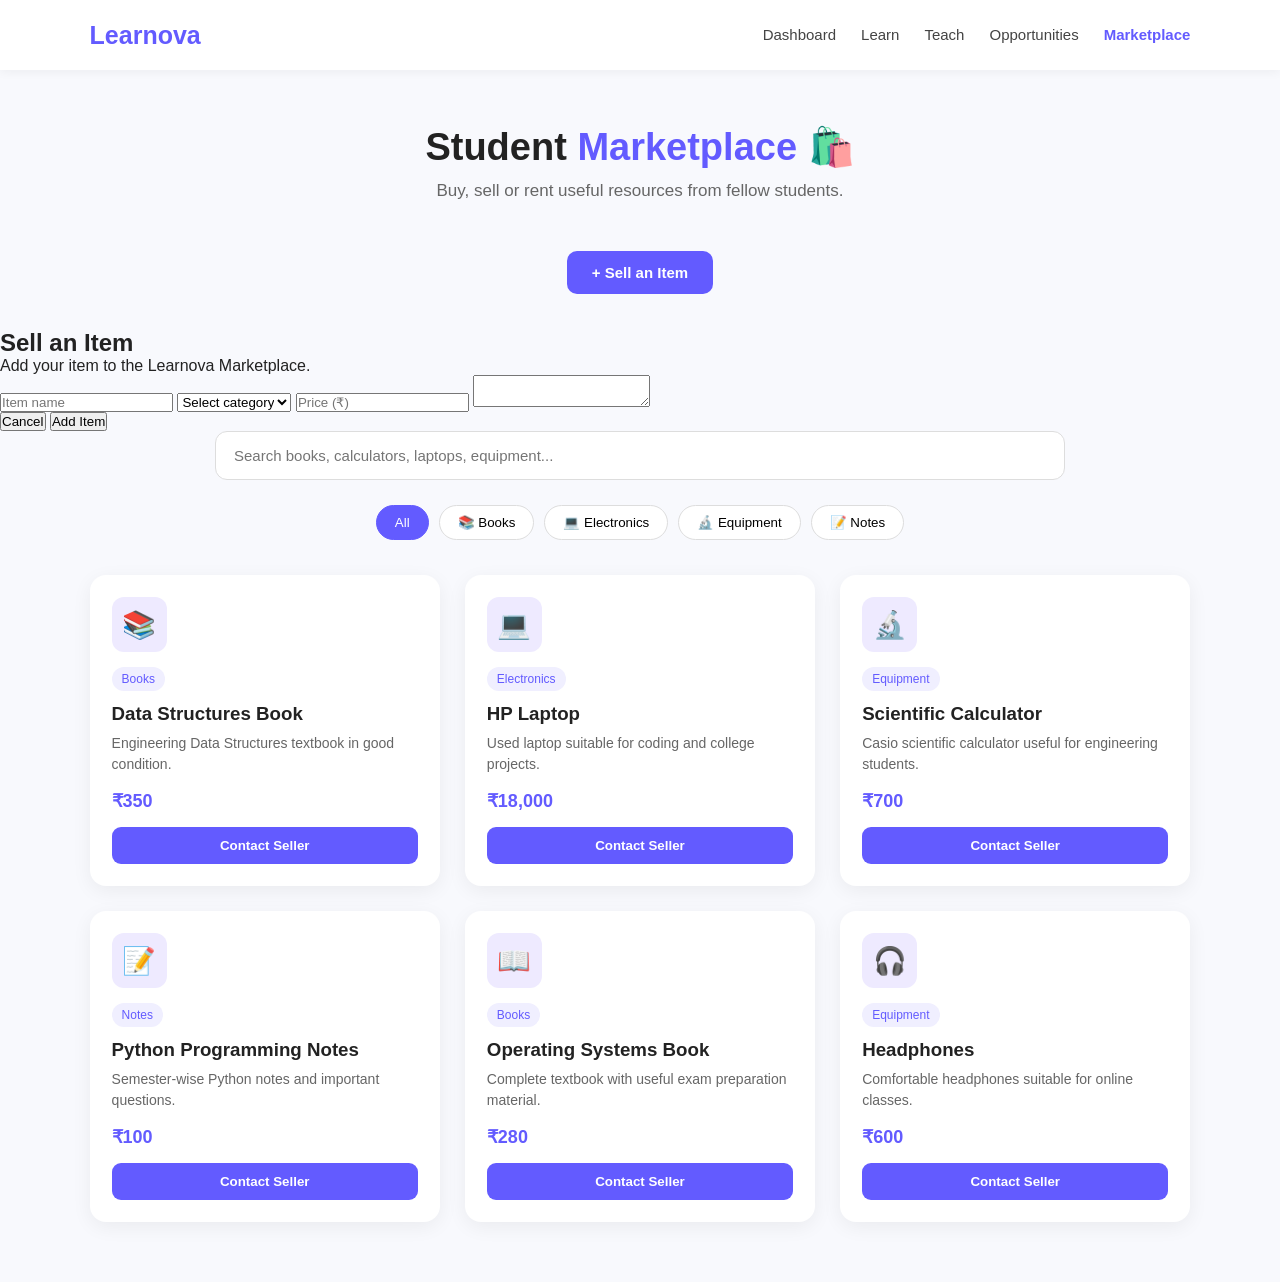
<file: pages/marketplace.html>
<!DOCTYPE html>
<html lang="en">
<head>
    <meta charset="UTF-8">
    <meta name="viewport" content="width=device-width, initial-scale=1.0">

    <title>Learnova - Marketplace</title>

    <style>

        * {
            margin: 0;
            padding: 0;
            box-sizing: border-box;
            font-family: Arial, sans-serif;
        }

        body {
            background: #f8f9fd;
            color: #222;
        }

        /* NAVBAR */

        nav {
            height: 70px;
            background: white;
            display: flex;
            align-items: center;
            justify-content: space-between;
            padding: 0 7%;
            box-shadow: 0 2px 10px rgba(0,0,0,0.05);
        }

        .logo {
            font-size: 25px;
            font-weight: bold;
            color: #635bff;
        }

        .nav-links {
            display: flex;
            gap: 25px;
            list-style: none;
        }

        .nav-links a {
            text-decoration: none;
            color: #444;
            font-size: 15px;
        }

        .nav-links a:hover {
            color: #635bff;
        }

        .nav-links .active {
            color: #635bff;
            font-weight: bold;
        }

        /* HERO */

        .hero {
            padding: 55px 7% 30px;
            text-align: center;
        }

        .hero h1 {
            font-size: 38px;
            margin-bottom: 12px;
        }

        .hero h1 span {
            color: #635bff;
        }

        .hero p {
            color: #666;
            font-size: 17px;
        }

        /* SELL BUTTON */

        .sell-section {
            display: flex;
            justify-content: center;
            margin: 20px 0 35px;
        }

        .sell-btn {
            background: #635bff;
            color: white;
            border: none;
            padding: 13px 25px;
            border-radius: 10px;
            font-size: 15px;
            cursor: pointer;
            font-weight: bold;
        }

        .sell-btn:hover {
            background: #5149e8;
        }

        /* SEARCH */

        .search-section {
            width: 86%;
            max-width: 850px;
            margin: auto;
        }

        .search-section input {
            width: 100%;
            padding: 15px 18px;
            border: 1px solid #ddd;
            border-radius: 12px;
            font-size: 15px;
            outline: none;
            background: white;
        }

        .search-section input:focus {
            border-color: #635bff;
        }

        /* FILTERS */

        .filters {
            display: flex;
            justify-content: center;
            flex-wrap: wrap;
            gap: 10px;
            margin: 25px 0 35px;
        }

        .filter-btn {
            border: 1px solid #ddd;
            background: white;
            padding: 9px 18px;
            border-radius: 20px;
            cursor: pointer;
        }

        .filter-btn:hover,
        .filter-btn.active {
            background: #635bff;
            color: white;
            border-color: #635bff;
        }

        /* PRODUCTS */

        .products {
            width: 86%;
            margin: auto;
            display: grid;
            grid-template-columns: repeat(3, 1fr);
            gap: 25px;
            padding-bottom: 60px;
        }

        .product-card {
            background: white;
            border-radius: 16px;
            padding: 22px;
            box-shadow: 0 5px 20px rgba(0,0,0,0.06);
            transition: 0.3s;
        }

        .product-card:hover {
            transform: translateY(-5px);
        }

        .product-icon {
            width: 55px;
            height: 55px;
            background: #eeeaff;
            border-radius: 12px;
            display: flex;
            align-items: center;
            justify-content: center;
            font-size: 27px;
            margin-bottom: 15px;
        }

        .product-card h3 {
            margin-bottom: 8px;
        }

        .product-card p {
            color: #666;
            font-size: 14px;
            line-height: 1.5;
        }

        .price {
            color: #635bff;
            font-weight: bold;
            font-size: 18px;
            margin: 15px 0;
        }

        .tag {
            display: inline-block;
            background: #f0efff;
            color: #635bff;
            padding: 5px 10px;
            border-radius: 15px;
            font-size: 12px;
            margin-bottom: 12px;
        }

        .product-btn {
            width: 100%;
            padding: 11px;
            border: none;
            border-radius: 9px;
            background: #635bff;
            color: white;
            cursor: pointer;
            font-weight: bold;
        }

        .product-btn:hover {
            background: #5149e8;
        }

        /* NO RESULTS */

        #noResults {
            display: none;
            text-align: center;
            color: #777;
            padding: 40px;
        }
        
        /* RESPONSIVE */

        @media (max-width: 900px) {
            .products {
                grid-template-columns: repeat(2, 1fr);
            }
        }

        @media (max-width: 600px) {

            nav {
                padding: 0 4%;
            }

            .nav-links {
                gap: 10px;
            }

            .nav-links a {
                font-size: 12px;
            }

            .hero h1 {
                font-size: 30px;
            }

            .products {
                grid-template-columns: 1fr;
            }
        }

    </style>
</head>

<body>

    <!-- NAVBAR -->

    <nav>

        <div class="logo">
            Learnova
        </div>

        <ul class="nav-links">

            <li>
                <a href="dashboard.html">Dashboard</a>
            </li>

            <li>
                <a href="learn.html">Learn</a>
            </li>

            <li>
                <a href="teach.html">Teach</a>
            </li>

            <li>
                <a href="opportunities.html">Opportunities</a>
            </li>

            <li>
                <a href="marketplace.html" class="active">Marketplace</a>
            </li>

        </ul>

    </nav>


    <!-- HERO -->

    <section class="hero">

        <h1>
            Student <span>Marketplace</span> 🛍️
        </h1>

        <p>
            Buy, sell or rent useful resources from fellow students.
        </p>

    </section>


   <div class="sell-section">

    <button class="sell-btn" onclick="openSellForm()">
        + Sell an Item
    </button>

</div>

<div class="sell-form-container" id="sellForm">

    <div class="sell-form">

        <h2>Sell an Item</h2>

        <p>Add your item to the Learnova Marketplace.</p>

        <input type="text" id="itemName" placeholder="Item name">

        <select id="itemCategory">
            <option value="">Select category</option>
            <option value="books">Books</option>
            <option value="electronics">Electronics</option>
            <option value="equipment">Equipment</option>
            <option value="notes">Notes</option>
        </select>

        <input type="number" id="itemPrice" placeholder="Price (₹)">

        <textarea
            id="itemDescription"
            placeholder="Describe your item">
        </textarea>

        <div class="form-buttons">

            <button class="cancel-btn" onclick="closeSellForm()">
                Cancel
            </button>

            <button class="add-btn" onclick="addItem()">
                Add Item
            </button>

        </div>

    </div>

</div> 



    <!-- SEARCH -->

    <div class="search-section">

        <input
            type="text"
            id="searchInput"
            placeholder="Search books, calculators, laptops, equipment..."
            onkeyup="searchProducts()"
        >

    </div>


    <!-- FILTERS -->

    <div class="filters">

        <button class="filter-btn active"
                onclick="filterProducts('all', this)">
            All
        </button>

        <button class="filter-btn"
                onclick="filterProducts('books', this)">
            📚 Books
        </button>

        <button class="filter-btn"
                onclick="filterProducts('electronics', this)">
            💻 Electronics
        </button>

        <button class="filter-btn"
                onclick="filterProducts('equipment', this)">
            🔬 Equipment
        </button>

        <button class="filter-btn"
                onclick="filterProducts('notes', this)">
            📝 Notes
        </button>

    </div>


    <!-- PRODUCTS -->

    <section class="products" id="products">


        <!-- PRODUCT 1 -->

        <div class="product-card" data-category="books">

            <div class="product-icon">
                📚
            </div>

            <span class="tag">
                Books
            </span>

            <h3>
                Data Structures Book
            </h3>

            <p>
                Engineering Data Structures textbook in good condition.
            </p>

            <div class="price">
                ₹350
            </div>

            <button class="product-btn"
                    onclick="contactSeller('Data Structures Book')">
                Contact Seller
            </button>

        </div>


        <!-- PRODUCT 2 -->

        <div class="product-card" data-category="electronics">

            <div class="product-icon">
                💻
            </div>

            <span class="tag">
                Electronics
            </span>

            <h3>
                HP Laptop
            </h3>

            <p>
                Used laptop suitable for coding and college projects.
            </p>

            <div class="price">
                ₹18,000
            </div>

            <button class="product-btn"
                    onclick="contactSeller('HP Laptop')">
                Contact Seller
            </button>

        </div>


        <!-- PRODUCT 3 -->

        <div class="product-card" data-category="equipment">

            <div class="product-icon">
                🔬
            </div>

            <span class="tag">
                Equipment
            </span>

            <h3>
                Scientific Calculator
            </h3>

            <p>
                Casio scientific calculator useful for engineering students.
            </p>

            <div class="price">
                ₹700
            </div>

            <button class="product-btn"
                    onclick="contactSeller('Scientific Calculator')">
                Contact Seller
            </button>

        </div>


        <!-- PRODUCT 4 -->

        <div class="product-card" data-category="notes">

            <div class="product-icon">
                📝
            </div>

            <span class="tag">
                Notes
            </span>

            <h3>
                Python Programming Notes
            </h3>

            <p>
                Semester-wise Python notes and important questions.
            </p>

            <div class="price">
                ₹100
            </div>

            <button class="product-btn"
                    onclick="contactSeller('Python Programming Notes')">
                Contact Seller
            </button>

        </div>


        <!-- PRODUCT 5 -->

        <div class="product-card" data-category="books">

            <div class="product-icon">
                📖
            </div>

            <span class="tag">
                Books
            </span>

            <h3>
                Operating Systems Book
            </h3>

            <p>
                Complete textbook with useful exam preparation material.
            </p>

            <div class="price">
                ₹280
            </div>

            <button class="product-btn"
                    onclick="contactSeller('Operating Systems Book')">
                Contact Seller
            </button>

        </div>


        <!-- PRODUCT 6 -->

        <div class="product-card" data-category="equipment">

            <div class="product-icon">
                🎧
            </div>

            <span class="tag">
                Equipment
            </span>

            <h3>
                Headphones
            </h3>

            <p>
                Comfortable headphones suitable for online classes.
            </p>

            <div class="price">
                ₹600
            </div>

            <button class="product-btn"
                    onclick="contactSeller('Headphones')">
                Contact Seller
            </button>

        </div>

    </section>


    <div id="noResults">
        No items found. Try another search.
    </div>


    <!-- JAVASCRIPT -->

    <script>

        function contactSeller(item) {

            alert(
                "You selected: " + item +
                "\n\nSeller contact feature will be available in the next version."
            );

        }


        function sellItem() {

            alert(
                "Sell an Item\n\n" +
                "In the next version, students will be able to upload " +
                "their item, add a price and publish it."
            );

        }


        function searchProducts() {

            let search =
                document.getElementById("searchInput")
                .value
                .toLowerCase();

            let products =
                document.querySelectorAll(".product-card");

            let found = false;

            products.forEach(function(product) {

                let text =
                    product.innerText.toLowerCase();

                if (text.includes(search)) {

                    product.style.display = "block";
                    found = true;

                } else {

                    product.style.display = "none";

                }

            });

            document.getElementById("noResults").style.display =
                found ? "none" : "block";

        }


        function filterProducts(category, button) {

            let products =
                document.querySelectorAll(".product-card");

            let found = false;

            document
                .querySelectorAll(".filter-btn")
                .forEach(function(btn) {

                    btn.classList.remove("active");

                });

            button.classList.add("active");


            products.forEach(function(product) {

                let productCategory =
                    product.getAttribute("data-category");

                if (
                    category === "all" ||
                    productCategory === category
                ) {

                    product.style.display = "block";
                    found = true;

                } else {

                    product.style.display = "none";

                }

            });

            document.getElementById("noResults").style.display =
                found ? "none" : "block";

        }

    </script>

</body>
</html>
</file>
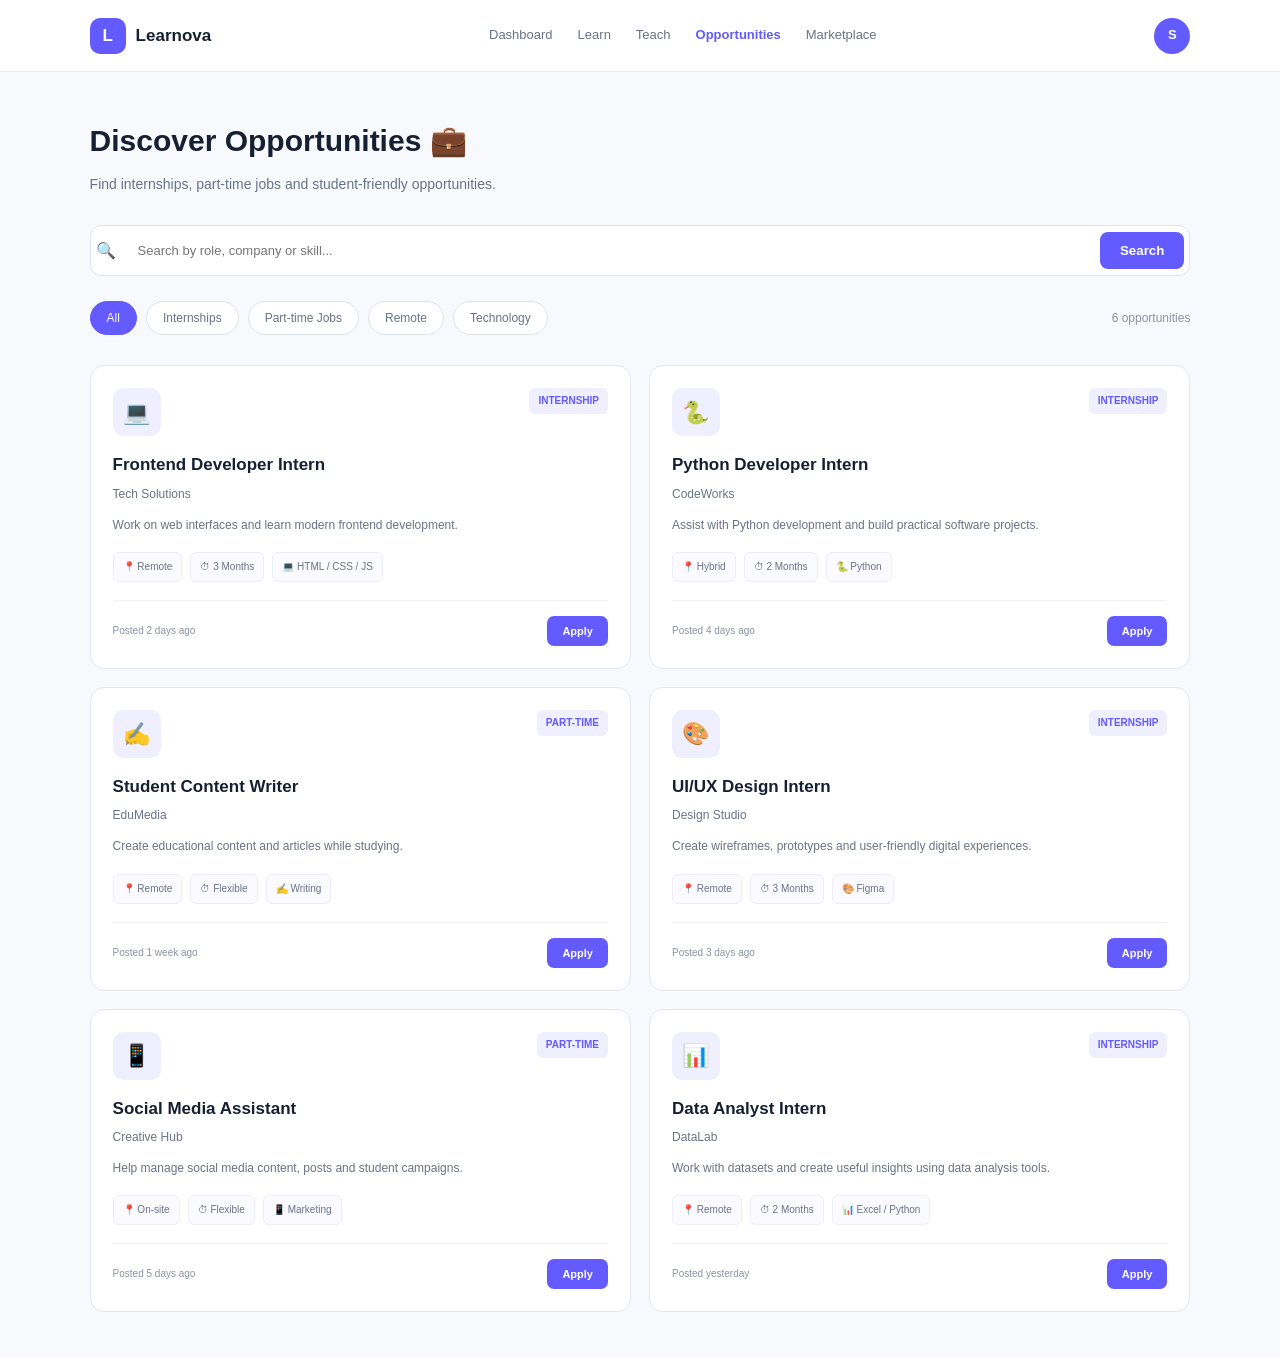
<file: pages/oppurtunities.html>
<!DOCTYPE html>
<html lang="en">

<head>

    <meta charset="UTF-8">

    <meta name="viewport"
          content="width=device-width, initial-scale=1.0">

    <title>Opportunities | Learnova</title>

    <link rel="stylesheet"
          href="../css/style.css">

    <style>

        /* =========================
           PAGE
        ========================= */

        .opportunity-page {
            min-height: 100vh;
            background: #f8f9fd;
        }


        /* =========================
           NAVBAR
        ========================= */

        .opportunity-nav {
            height: 72px;

            display: flex;
            align-items: center;
            justify-content: space-between;

            padding: 0 7%;

            background: white;

            border-bottom: 1px solid #e8eaf0;
        }


        .opportunity-logo {
            display: flex;
            align-items: center;

            gap: 10px;

            text-decoration: none;

            color: #172033;

            font-size: 17px;
            font-weight: 700;
        }


        .opportunity-logo-icon {
            width: 36px;
            height: 36px;

            display: flex;
            align-items: center;
            justify-content: center;

            background: #635bff;

            color: white;

            border-radius: 10px;
        }


        .opportunity-nav-links {
            display: flex;

            align-items: center;

            gap: 25px;
        }


        .opportunity-nav-links a {
            text-decoration: none;

            color: #697386;

            font-size: 13px;
        }


        .opportunity-nav-links a.active {
            color: #635bff;

            font-weight: 600;
        }


        .opportunity-profile {
            width: 36px;
            height: 36px;

            display: flex;
            align-items: center;
            justify-content: center;

            border-radius: 50%;

            background: #635bff;

            color: white;

            font-size: 13px;
            font-weight: 600;
        }


        /* =========================
           CONTENT
        ========================= */

        .opportunity-content {
            width: 86%;
            max-width: 1250px;

            margin: auto;

            padding: 45px 0;
        }


        .opportunity-heading {
            margin-bottom: 30px;
        }


        .opportunity-heading h1 {
            margin: 0 0 8px;

            color: #172033;

            font-size: 30px;
        }


        .opportunity-heading p {
            margin: 0;

            color: #697386;

            font-size: 14px;
        }


        /* =========================
           SEARCH
        ========================= */

        .opportunity-search {
            display: flex;

            align-items: center;

            gap: 10px;

            background: white;

            border: 1px solid #e1e4ec;

            border-radius: 11px;

            padding: 5px;

            margin-bottom: 25px;
        }


        .opportunity-search input {
            flex: 1;

            border: none;

            outline: none;

            padding: 12px;

            font-family: inherit;

            font-size: 13px;
        }


        .opportunity-search button {
            border: none;

            background: #635bff;

            color: white;

            padding: 11px 20px;

            border-radius: 8px;

            cursor: pointer;

            font-weight: 600;
        }


        /* =========================
           FILTERS
        ========================= */

        .filter-section {
            display: flex;

            align-items: center;

            justify-content: space-between;

            gap: 15px;

            margin-bottom: 30px;
        }


        .filter-list {
            display: flex;

            flex-wrap: wrap;

            gap: 9px;
        }


        .filter-btn {
            border: 1px solid #dfe2ea;

            background: white;

            color: #697386;

            padding: 9px 16px;

            border-radius: 20px;

            cursor: pointer;

            font-size: 12px;

            transition: 0.2s;
        }


        .filter-btn:hover,
        .filter-btn.active {
            background: #635bff;

            border-color: #635bff;

            color: white;
        }


        .opportunity-count {
            color: #8992a3;

            font-size: 12px;

            white-space: nowrap;
        }


        /* =========================
           CARDS
        ========================= */

        .opportunity-grid {
            display: grid;

            grid-template-columns:
                repeat(2, 1fr);

            gap: 18px;
        }


        .opportunity-card {
            background: white;

            border: 1px solid #e3e6ee;

            border-radius: 14px;

            padding: 22px;

            transition: 0.25s;
        }


        .opportunity-card:hover {
            transform: translateY(-3px);

            box-shadow:
                0 12px 30px rgba(35,40,70,0.08);

            border-color: #d8d5ff;
        }


        .opportunity-top {
            display: flex;

            justify-content: space-between;

            align-items: flex-start;

            gap: 15px;

            margin-bottom: 15px;
        }


        .company-icon {
            width: 48px;
            height: 48px;

            display: flex;
            align-items: center;
            justify-content: center;

            background: #f0efff;

            border-radius: 10px;

            font-size: 22px;
        }


        .opportunity-type {
            padding: 5px 9px;

            border-radius: 6px;

            background: #f0efff;

            color: #635bff;

            font-size: 10px;

            font-weight: 700;
        }


        .opportunity-card h2 {
            margin: 0 0 6px;

            font-size: 17px;

            color: #172033;
        }


        .company-name {
            margin: 0 0 12px;

            color: #697386;

            font-size: 12px;
        }


        .opportunity-description {
            color: #697386;

            font-size: 12px;

            line-height: 1.6;

            margin-bottom: 17px;
        }


        .opportunity-details {
            display: flex;

            flex-wrap: wrap;

            gap: 8px;

            margin-bottom: 18px;
        }


        .detail-tag {
            padding: 6px 9px;

            background: #fafaff;

            border: 1px solid #eeeeF8;

            border-radius: 6px;

            color: #697386;

            font-size: 10px;
        }


        .opportunity-bottom {
            display: flex;

            align-items: center;

            justify-content: space-between;

            border-top: 1px solid #f0f1f5;

            padding-top: 15px;
        }


        .posted-date {
            color: #8992a3;

            font-size: 10px;
        }


        .apply-btn {
            border: none;

            background: #635bff;

            color: white;

            padding: 9px 15px;

            border-radius: 7px;

            cursor: pointer;

            font-size: 11px;

            font-weight: 600;
        }


        /* =========================
           NO RESULTS
        ========================= */

        .opportunity-no-results {
            display: none;

            text-align: center;

            padding: 55px 20px;

            color: #697386;
        }


        .opportunity-no-results h2 {
            color: #172033;

            font-size: 18px;

            margin-bottom: 7px;
        }


        /* =========================
           RESPONSIVE
        ========================= */

        @media (max-width: 900px) {

            .opportunity-grid {
                grid-template-columns: 1fr;
            }

            .opportunity-nav-links {
                display: none;
            }

        }


        @media (max-width: 600px) {

            .opportunity-content {
                width: 90%;
            }

            .filter-section {
                align-items: flex-start;

                flex-direction: column;
            }

            .opportunity-search {
                width: 100%;
            }

        }

    </style>

</head>


<body>


<div class="opportunity-page">


    <!-- =========================
         NAVBAR
    ========================== -->

    <header class="opportunity-nav">

        <a href="dashboard.html"
           class="opportunity-logo">

            <span class="opportunity-logo-icon">
                L
            </span>

            Learnova

        </a>


        <nav class="opportunity-nav-links">

            <a href="dashboard.html">
                Dashboard
            </a>

            <a href="learn.html">
                Learn
            </a>

            <a href="teach.html">
                Teach
            </a>

            <a href="opportunities.html"
               class="active">
                Opportunities
            </a>

            <a href="#">
                Marketplace
            </a>

        </nav>


        <div class="opportunity-profile">
            S
        </div>

    </header>



    <!-- =========================
         MAIN
    ========================== -->

    <main class="opportunity-content">


        <!-- HEADING -->

        <section class="opportunity-heading">

            <h1>
                Discover Opportunities 💼
            </h1>

            <p>
                Find internships, part-time jobs and
                student-friendly opportunities.
            </p>

        </section>



        <!-- SEARCH -->

        <div class="opportunity-search">

            <span>
                🔍
            </span>

            <input
                type="text"
                id="opportunitySearch"
                placeholder="Search by role, company or skill..."
            >

            <button onclick="searchOpportunities()">
                Search
            </button>

        </div>



        <!-- FILTER -->

        <section class="filter-section">

            <div class="filter-list">


                <button
                    class="filter-btn active"
                    onclick="filterOpportunities('all', this)">

                    All

                </button>


                <button
                    class="filter-btn"
                    onclick="filterOpportunities('internship', this)">

                    Internships

                </button>


                <button
                    class="filter-btn"
                    onclick="filterOpportunities('part-time', this)">

                    Part-time Jobs

                </button>


                <button
                    class="filter-btn"
                    onclick="filterOpportunities('remote', this)">

                    Remote

                </button>


                <button
                    class="filter-btn"
                    onclick="filterOpportunities('technology', this)">

                    Technology

                </button>


            </div>


            <span
                class="opportunity-count"
                id="opportunityCount">

                6 opportunities

            </span>

        </section>



        <!-- =========================
             OPPORTUNITY CARDS
        ========================== -->

        <section>

            <div
                class="opportunity-grid"
                id="opportunityGrid">


                <!-- CARD 1 -->

                <article
                    class="opportunity-card"
                    data-type="internship technology"
                    data-search="frontend developer internship web development">

                    <div class="opportunity-top">

                        <div class="company-icon">
                            💻
                        </div>

                        <span class="opportunity-type">
                            INTERNSHIP
                        </span>

                    </div>


                    <h2>
                        Frontend Developer Intern
                    </h2>

                    <p class="company-name">
                        Tech Solutions
                    </p>


                    <p class="opportunity-description">
                        Work on web interfaces and learn
                        modern frontend development.
                    </p>


                    <div class="opportunity-details">

                        <span class="detail-tag">
                            📍 Remote
                        </span>

                        <span class="detail-tag">
                            ⏱ 3 Months
                        </span>

                        <span class="detail-tag">
                            💻 HTML / CSS / JS
                        </span>

                    </div>


                    <div class="opportunity-bottom">

                        <span class="posted-date">
                            Posted 2 days ago
                        </span>

                        <button
                            class="apply-btn"
                            onclick="applyOpportunity('Frontend Developer Intern')">

                            Apply

                        </button>

                    </div>

                </article>



                <!-- CARD 2 -->

                <article
                    class="opportunity-card"
                    data-type="internship technology"
                    data-search="python developer internship python programming">

                    <div class="opportunity-top">

                        <div class="company-icon">
                            🐍
                        </div>

                        <span class="opportunity-type">
                            INTERNSHIP
                        </span>

                    </div>


                    <h2>
                        Python Developer Intern
                    </h2>

                    <p class="company-name">
                        CodeWorks
                    </p>


                    <p class="opportunity-description">
                        Assist with Python development and
                        build practical software projects.
                    </p>


                    <div class="opportunity-details">

                        <span class="detail-tag">
                            📍 Hybrid
                        </span>

                        <span class="detail-tag">
                            ⏱ 2 Months
                        </span>

                        <span class="detail-tag">
                            🐍 Python
                        </span>

                    </div>


                    <div class="opportunity-bottom">

                        <span class="posted-date">
                            Posted 4 days ago
                        </span>

                        <button
                            class="apply-btn"
                            onclick="applyOpportunity('Python Developer Intern')">

                            Apply

                        </button>

                    </div>

                </article>



                <!-- CARD 3 -->

                <article
                    class="opportunity-card"
                    data-type="part-time remote"
                    data-search="content writer part time writing">

                    <div class="opportunity-top">

                        <div class="company-icon">
                            ✍️
                        </div>

                        <span class="opportunity-type">
                            PART-TIME
                        </span>

                    </div>


                    <h2>
                        Student Content Writer
                    </h2>

                    <p class="company-name">
                        EduMedia
                    </p>


                    <p class="opportunity-description">
                        Create educational content and
                        articles while studying.
                    </p>


                    <div class="opportunity-details">

                        <span class="detail-tag">
                            📍 Remote
                        </span>

                        <span class="detail-tag">
                            ⏱ Flexible
                        </span>

                        <span class="detail-tag">
                            ✍️ Writing
                        </span>

                    </div>


                    <div class="opportunity-bottom">

                        <span class="posted-date">
                            Posted 1 week ago
                        </span>

                        <button
                            class="apply-btn"
                            onclick="applyOpportunity('Student Content Writer')">

                            Apply

                        </button>

                    </div>

                </article>



                <!-- CARD 4 -->

                <article
                    class="opportunity-card"
                    data-type="internship technology"
                    data-search="ui ux design internship figma">

                    <div class="opportunity-top">

                        <div class="company-icon">
                            🎨
                        </div>

                        <span class="opportunity-type">
                            INTERNSHIP
                        </span>

                    </div>


                    <h2>
                        UI/UX Design Intern
                    </h2>

                    <p class="company-name">
                        Design Studio
                    </p>


                    <p class="opportunity-description">
                        Create wireframes, prototypes and
                        user-friendly digital experiences.
                    </p>


                    <div class="opportunity-details">

                        <span class="detail-tag">
                            📍 Remote
                        </span>

                        <span class="detail-tag">
                            ⏱ 3 Months
                        </span>

                        <span class="detail-tag">
                            🎨 Figma
                        </span>

                    </div>


                    <div class="opportunity-bottom">

                        <span class="posted-date">
                            Posted 3 days ago
                        </span>

                        <button
                            class="apply-btn"
                            onclick="applyOpportunity('UI/UX Design Intern')">

                            Apply

                        </button>

                    </div>

                </article>



                <!-- CARD 5 -->

                <article
                    class="opportunity-card"
                    data-type="part-time"
                    data-search="social media assistant part time marketing">

                    <div class="opportunity-top">

                        <div class="company-icon">
                            📱
                        </div>

                        <span class="opportunity-type">
                            PART-TIME
                        </span>

                    </div>


                    <h2>
                        Social Media Assistant
                    </h2>

                    <p class="company-name">
                        Creative Hub
                    </p>


                    <p class="opportunity-description">
                        Help manage social media content,
                        posts and student campaigns.
                    </p>


                    <div class="opportunity-details">

                        <span class="detail-tag">
                            📍 On-site
                        </span>

                        <span class="detail-tag">
                            ⏱ Flexible
                        </span>

                        <span class="detail-tag">
                            📱 Marketing
                        </span>

                    </div>


                    <div class="opportunity-bottom">

                        <span class="posted-date">
                            Posted 5 days ago
                        </span>

                        <button
                            class="apply-btn"
                            onclick="applyOpportunity('Social Media Assistant')">

                            Apply

                        </button>

                    </div>

                </article>



                <!-- CARD 6 -->

                <article
                    class="opportunity-card"
                    data-type="internship remote"
                    data-search="data analyst internship excel python">

                    <div class="opportunity-top">

                        <div class="company-icon">
                            📊
                        </div>

                        <span class="opportunity-type">
                            INTERNSHIP
                        </span>

                    </div>


                    <h2>
                        Data Analyst Intern
                    </h2>

                    <p class="company-name">
                        DataLab
                    </p>


                    <p class="opportunity-description">
                        Work with datasets and create useful
                        insights using data analysis tools.
                    </p>


                    <div class="opportunity-details">

                        <span class="detail-tag">
                            📍 Remote
                        </span>

                        <span class="detail-tag">
                            ⏱ 2 Months
                        </span>

                        <span class="detail-tag">
                            📊 Excel / Python
                        </span>

                    </div>


                    <div class="opportunity-bottom">

                        <span class="posted-date">
                            Posted yesterday
                        </span>

                        <button
                            class="apply-btn"
                            onclick="applyOpportunity('Data Analyst Intern')">

                            Apply

                        </button>

                    </div>

                </article>


            </div>



            <!-- NO RESULTS -->

            <div
                class="opportunity-no-results"
                id="opportunityNoResults">

                <h2>
                    No opportunities found
                </h2>

                <p>
                    Try another search or filter.
                </p>

            </div>

        </section>


    </main>

</div>



<script>

    /* =========================
       FILTER
    ========================= */

    function filterOpportunities(type, button) {

        const cards =
            document.querySelectorAll(
                ".opportunity-card"
            );


        const buttons =
            document.querySelectorAll(
                ".filter-btn"
            );


        buttons.forEach(function(btn) {

            btn.classList.remove("active");

        });


        button.classList.add("active");


        let count = 0;


        cards.forEach(function(card) {

            const cardType =
                card.getAttribute("data-type");


            if (
                type === "all" ||
                cardType.includes(type)
            ) {

                card.style.display = "block";

                count++;

            } else {

                card.style.display = "none";

            }

        });


        updateCount(count);

    }



    /* =========================
       SEARCH
    ========================= */

    function searchOpportunities() {

        const search =
            document
                .getElementById("opportunitySearch")
                .value
                .toLowerCase()
                .trim();


        const cards =
            document.querySelectorAll(
                ".opportunity-card"
            );


        let count = 0;


        cards.forEach(function(card) {

            const content =
                card
                    .getAttribute("data-search")
                    .toLowerCase();


            if (
                content.includes(search)
            ) {

                card.style.display = "block";

                count++;

            } else {

                card.style.display = "none";

            }

        });


        updateCount(count);

    }



    /* =========================
       COUNT
    ========================= */

    function updateCount(count) {

        document.getElementById(
            "opportunityCount"
        ).textContent =
            count + " opportunities";


        document.getElementById(
            "opportunityNoResults"
        ).style.display =
            count === 0
                ? "block"
                : "none";

    }



    /* =========================
       APPLY
    ========================= */

    function applyOpportunity(role) {

        alert(
            "Application for " +
            role +
            " will be connected to the application system later."
        );

    }



    /* =========================
       ENTER KEY
    ========================= */

    document
        .getElementById("opportunitySearch")
        .addEventListener(
            "keypress",
            function(event) {

                if (event.key === "Enter") {

                    searchOpportunities();

                }

            }
        );

</script>


</body>

</html>
</file>
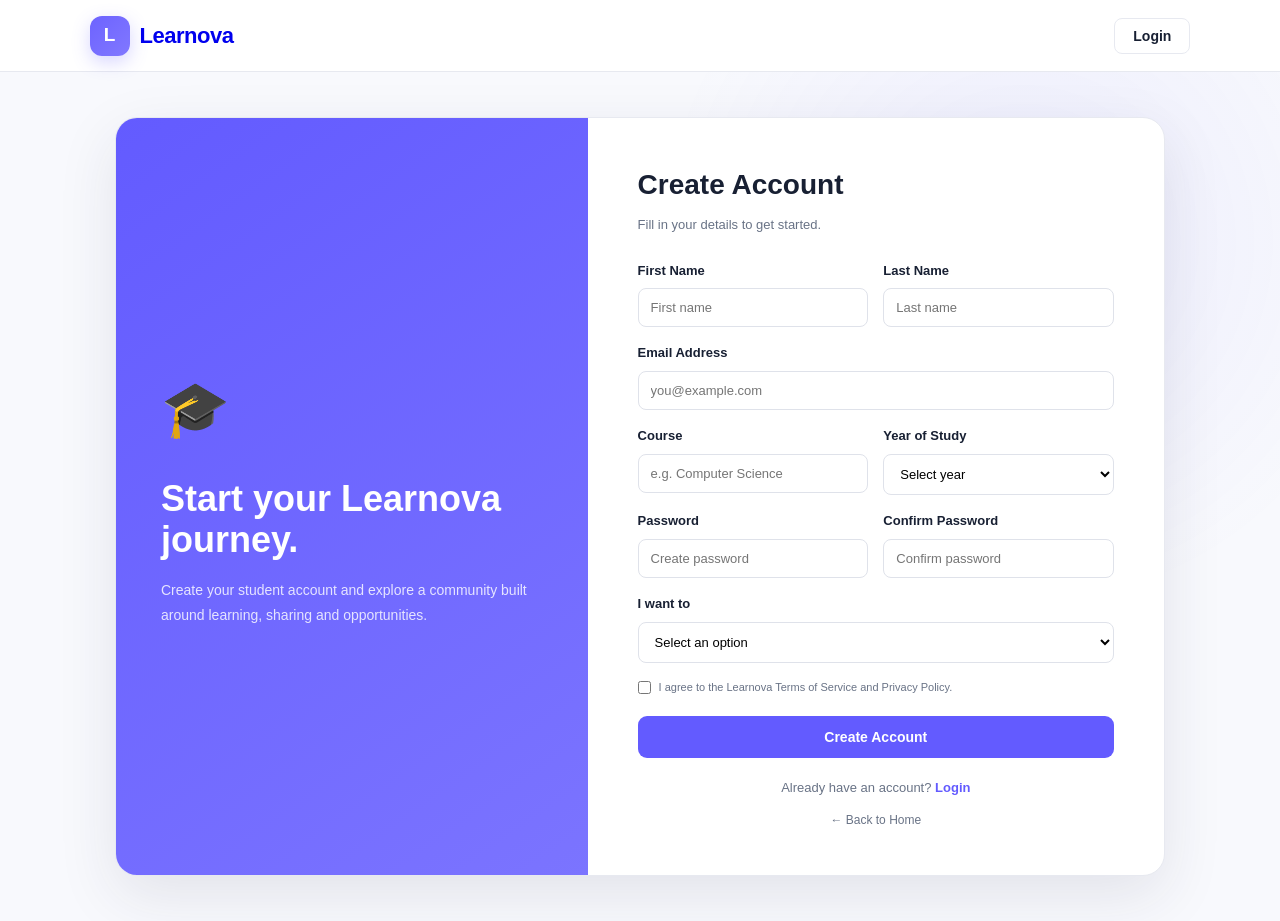
<file: pages/signup.html>
<!DOCTYPE html>
<html lang="en">

<head>

    <meta charset="UTF-8">

    <meta name="viewport"
          content="width=device-width, initial-scale=1.0">

    <title>Sign Up | Learnova</title>

    <link rel="stylesheet"
          href="../css/style.css">

    <style>

        .auth-page {
            min-height: calc(100vh - 72px);

            display: flex;
            align-items: center;
            justify-content: center;

            padding: 45px 20px;

            background:
                radial-gradient(
                    circle at 80% 20%,
                    rgba(99,91,255,0.08),
                    transparent 30%
                ),
                #f8f9fd;
        }


        .signup-container {
            width: 100%;
            max-width: 1050px;

            display: grid;
            grid-template-columns: 0.9fr 1.1fr;

            background: white;

            border: 1px solid #e7e9f0;

            border-radius: 22px;

            overflow: hidden;

            box-shadow:
                0 20px 60px rgba(35,40,70,0.10);
        }


        /* LEFT */

        .signup-info {
            padding: 55px 45px;

            background:
                linear-gradient(
                    145deg,
                    #635bff,
                    #7b74ff
                );

            color: white;

            display: flex;

            flex-direction: column;

            justify-content: center;
        }


        .signup-info h1 {
            font-size: 36px;

            line-height: 1.15;

            margin-bottom: 18px;
        }


        .signup-info p {
            color: rgba(255,255,255,0.82);

            font-size: 14px;

            line-height: 1.8;
        }


        .signup-info .big-icon {
            font-size: 55px;

            margin-bottom: 25px;
        }


        /* FORM */

        .signup-form {
            padding: 45px 50px;
        }


        .signup-form h2 {
            font-size: 28px;

            margin-bottom: 7px;
        }


        .signup-subtitle {
            color: #697386;

            font-size: 13px;

            margin-bottom: 25px;
        }


        .form-row {
            display: grid;

            grid-template-columns: 1fr 1fr;

            gap: 15px;
        }


        .form-group {
            margin-bottom: 16px;
        }


        .form-group label {
            display: block;

            font-size: 13px;

            font-weight: 600;

            margin-bottom: 7px;
        }


        .form-group input,
        .form-group select {
            width: 100%;

            padding: 11px 12px;

            border: 1px solid #dfe2ea;

            border-radius: 8px;

            outline: none;

            font-family: inherit;

            font-size: 13px;

            background: white;
        }


        .form-group input:focus,
        .form-group select:focus {
            border-color: #635bff;

            box-shadow:
                0 0 0 3px rgba(99,91,255,0.08);
        }


        .terms {
            display: flex;

            gap: 8px;

            align-items: flex-start;

            margin: 8px 0 20px;

            color: #697386;

            font-size: 11px;
        }


        .terms input {
            margin-top: 2px;
        }


        .create-button {
            width: 100%;

            padding: 13px;

            border: none;

            border-radius: 9px;

            background: #635bff;

            color: white;

            font-size: 14px;

            font-weight: 600;

            cursor: pointer;

            transition: 0.25s;
        }


        .create-button:hover {
            background: #5148e8;

            transform: translateY(-1px);
        }


        .auth-switch {
            text-align: center;

            margin-top: 20px;

            color: #697386;

            font-size: 13px;
        }


        .auth-switch a {
            color: #635bff;

            font-weight: 600;

            text-decoration: none;
        }


        .back-home {
            text-align: center;

            margin-top: 12px;

            font-size: 12px;
        }


        .back-home a {
            color: #697386;

            text-decoration: none;
        }


        @media (max-width: 750px) {

            .signup-container {
                grid-template-columns: 1fr;
            }

            .signup-info {
                display: none;
            }

            .signup-form {
                padding: 40px 25px;
            }

            .form-row {
                grid-template-columns: 1fr;
            }
        }

    </style>

</head>


<body>


    <!-- NAVIGATION -->

    <header class="navbar">

        <a href="../index.html"
           class="logo"
           style="text-decoration:none;">

            <span class="logo-icon">
                L
            </span>

            <span class="logo-text">
                Learnova
            </span>

        </a>


        <div class="nav-actions">

            <a href="login.html"
               style="text-decoration:none;">

                <button class="login-btn">
                    Login
                </button>

            </a>

        </div>

    </header>


    <!-- SIGN UP -->

    <main class="auth-page">

        <div class="signup-container">


            <!-- LEFT -->

            <section class="signup-info">

                <div class="big-icon">
                    🎓
                </div>


                <h1>
                    Start your
                    Learnova journey.
                </h1>


                <p>
                    Create your student account and
                    explore a community built around
                    learning, sharing and opportunities.
                </p>

            </section>


            <!-- FORM -->

            <section class="signup-form">

                <h2>
                    Create Account
                </h2>


                <p class="signup-subtitle">
                    Fill in your details to get started.
                </p>


                <form id="signupForm">


                    <div class="form-row">

                        <div class="form-group">

                            <label for="firstName">
                                First Name
                            </label>

                            <input
                                type="text"
                                id="firstName"
                                placeholder="First name"
                                required
                            >

                        </div>


                        <div class="form-group">

                            <label for="lastName">
                                Last Name
                            </label>

                            <input
                                type="text"
                                id="lastName"
                                placeholder="Last name"
                                required
                            >

                        </div>

                    </div>


                    <div class="form-group">

                        <label for="signupEmail">
                            Email Address
                        </label>

                        <input
                            type="email"
                            id="signupEmail"
                            placeholder="you@example.com"
                            required
                        >

                    </div>


                    <div class="form-row">

                        <div class="form-group">

                            <label for="course">
                                Course
                            </label>

                            <input
                                type="text"
                                id="course"
                                placeholder="e.g. Computer Science"
                                required
                            >

                        </div>


                        <div class="form-group">

                            <label for="year">
                                Year of Study
                            </label>

                            <select id="year" required>

                                <option value="">
                                    Select year
                                </option>

                                <option>
                                    1st Year
                                </option>

                                <option>
                                    2nd Year
                                </option>

                                <option>
                                    3rd Year
                                </option>

                                <option>
                                    4th Year
                                </option>

                            </select>

                        </div>

                    </div>


                    <div class="form-row">

                        <div class="form-group">

                            <label for="signupPassword">
                                Password
                            </label>

                            <input
                                type="password"
                                id="signupPassword"
                                placeholder="Create password"
                                required
                            >

                        </div>


                        <div class="form-group">

                            <label for="confirmPassword">
                                Confirm Password
                            </label>

                            <input
                                type="password"
                                id="confirmPassword"
                                placeholder="Confirm password"
                                required
                            >

                        </div>

                    </div>


                    <div class="form-group">

                        <label for="role">
                            I want to
                        </label>

                        <select id="role" required>

                            <option value="">
                                Select an option
                            </option>

                            <option>
                                Learn & Explore
                            </option>

                            <option>
                                Teach & Share
                            </option>

                            <option>
                                Both Learn & Teach
                            </option>

                        </select>

                    </div>


                    <label class="terms">

                        <input
                            type="checkbox"
                            required
                        >

                        <span>
                            I agree to the Learnova
                            Terms of Service and
                            Privacy Policy.
                        </span>

                    </label>


                    <button
                        type="submit"
                        class="create-button">

                        Create Account

                    </button>


                </form>


                <p class="auth-switch">

                    Already have an account?

                    <a href="login.html">
                        Login
                    </a>

                </p>


                <div class="back-home">

                    <a href="../index.html">
                        ← Back to Home
                    </a>

                </div>

            </section>

        </div>

    </main>


    <script>

        document
            .getElementById("signupForm")
            .addEventListener("submit", function(event) {

                event.preventDefault();

                const password =
                    document.getElementById(
                        "signupPassword"
                    ).value;

                const confirmPassword =
                    document.getElementById(
                        "confirmPassword"
                    ).value;


                if (password !== confirmPassword) {

                    alert(
                        "Passwords do not match."
                    );

                    return;
                }


                alert(
                    "Account creation will be connected to the backend later."
                );

            });

    </script>


</body>

</html>
</file>
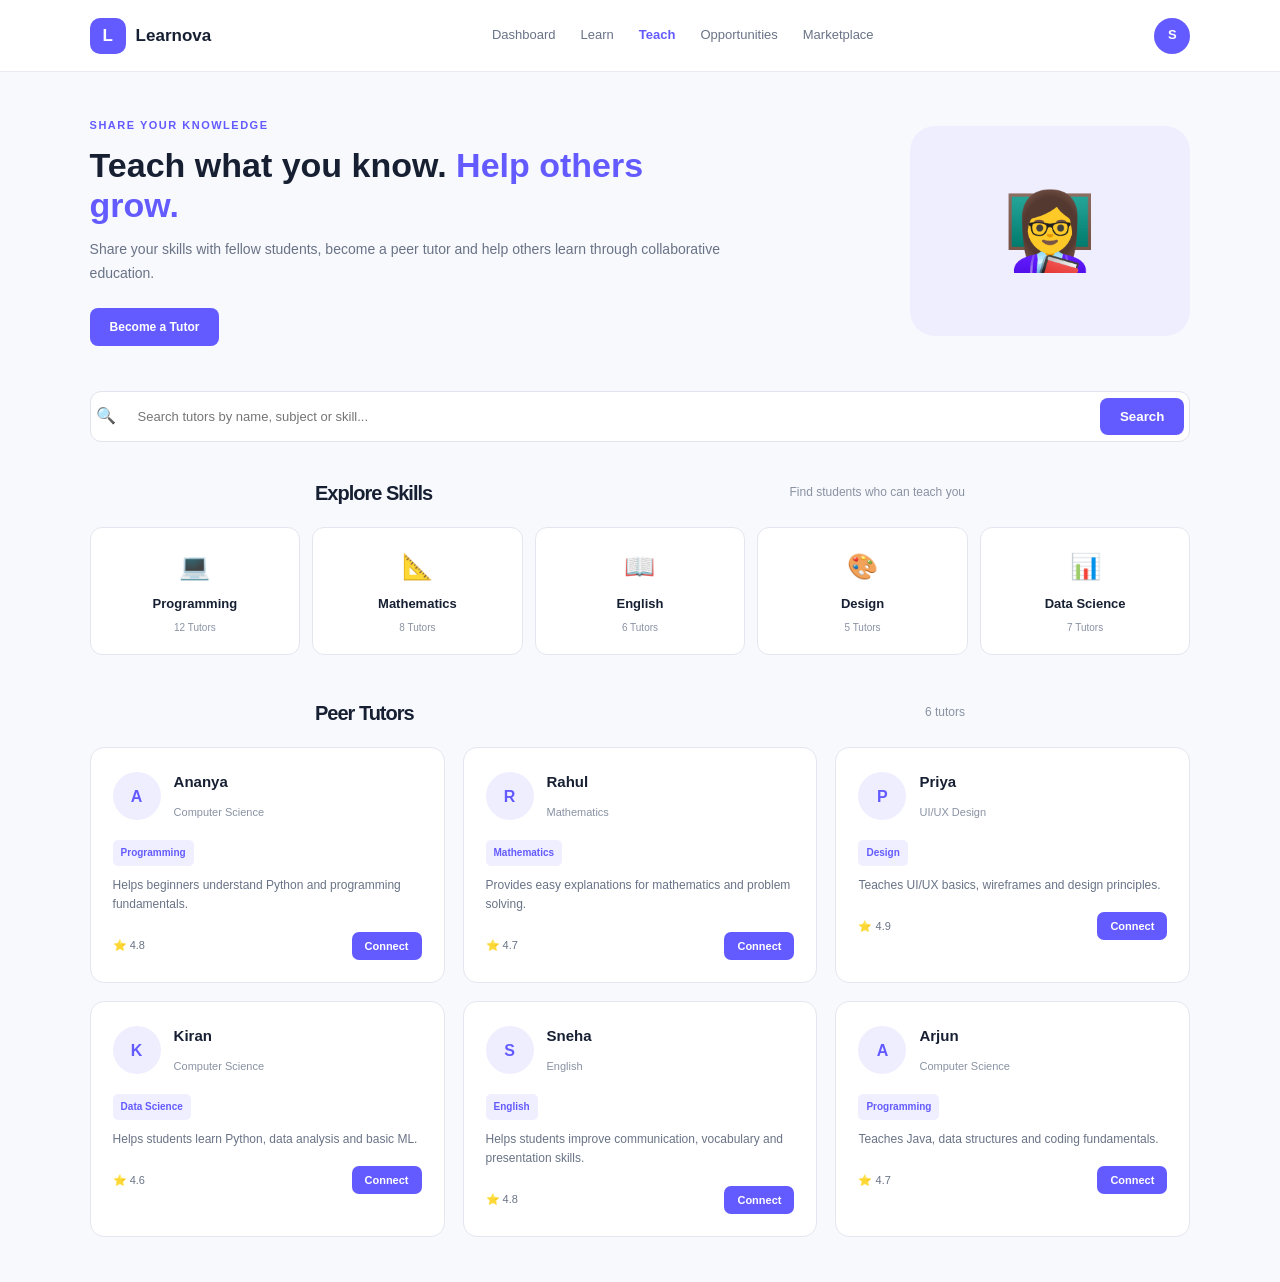
<file: pages/teach.html>
<!DOCTYPE html>
<html lang="en">

<head>

    <meta charset="UTF-8">

    <meta name="viewport"
          content="width=device-width, initial-scale=1.0">

    <title>Teach | Learnova</title>

    <link rel="stylesheet"
          href="../css/style.css">

    <style>

        /* =========================
           PAGE
        ========================= */

        .teach-page {
            min-height: 100vh;
            background: #f8f9fd;
        }


        /* =========================
           NAVBAR
        ========================= */

        .teach-nav {
            height: 72px;

            display: flex;
            align-items: center;
            justify-content: space-between;

            padding: 0 7%;

            background: white;

            border-bottom: 1px solid #e8eaf0;
        }


        .teach-logo {
            display: flex;
            align-items: center;

            gap: 10px;

            text-decoration: none;

            color: #172033;

            font-size: 17px;
            font-weight: 700;
        }


        .teach-logo-icon {
            width: 36px;
            height: 36px;

            display: flex;
            align-items: center;
            justify-content: center;

            background: #635bff;

            color: white;

            border-radius: 10px;
        }


        .teach-nav-links {
            display: flex;

            align-items: center;

            gap: 25px;
        }


        .teach-nav-links a {
            text-decoration: none;

            color: #697386;

            font-size: 13px;
        }


        .teach-nav-links a.active {
            color: #635bff;

            font-weight: 600;
        }


        .teach-profile {
            width: 36px;
            height: 36px;

            display: flex;
            align-items: center;
            justify-content: center;

            border-radius: 50%;

            background: #635bff;

            color: white;

            font-size: 13px;
            font-weight: 600;
        }


        /* =========================
           CONTENT
        ========================= */

        .teach-content {
            width: 86%;
            max-width: 1250px;

            margin: auto;

            padding: 45px 0;
        }


        /* =========================
           HERO
        ========================= */

        .teach-hero {
            display: flex;

            align-items: center;
            justify-content: space-between;

            gap: 40px;

            margin-bottom: 45px;
        }


        .teach-hero-text {
            max-width: 650px;
        }


        .teach-label {
            color: #635bff;

            font-size: 11px;

            font-weight: 700;

            letter-spacing: 1.5px;

            margin-bottom: 10px;
        }


        .teach-hero h1 {
            margin: 0 0 12px;

            color: #172033;

            font-size: 34px;

            line-height: 1.2;
        }


        .teach-hero h1 span {
            color: #635bff;
        }


        .teach-hero p {
            color: #697386;

            font-size: 14px;

            line-height: 1.7;

            margin-bottom: 22px;
        }


        .become-tutor-btn {
            border: none;

            background: #635bff;

            color: white;

            padding: 12px 20px;

            border-radius: 8px;

            cursor: pointer;

            font-size: 12px;

            font-weight: 600;
        }


        .teach-illustration {
            width: 280px;
            height: 210px;

            display: flex;
            align-items: center;
            justify-content: center;

            background: #efeeff;

            border-radius: 25px;

            font-size: 75px;
        }


        /* =========================
           SEARCH
        ========================= */

        .teach-search {
            display: flex;

            align-items: center;

            gap: 10px;

            background: white;

            border: 1px solid #e1e4ec;

            border-radius: 11px;

            padding: 5px;

            margin-bottom: 35px;
        }


        .teach-search input {
            flex: 1;

            border: none;

            outline: none;

            padding: 12px;

            font-family: inherit;

            font-size: 13px;
        }


        .teach-search button {
            border: none;

            background: #635bff;

            color: white;

            padding: 11px 20px;

            border-radius: 8px;

            cursor: pointer;

            font-weight: 600;
        }


        /* =========================
           SECTION HEADER
        ========================= */

        .section-heading {
            display: flex;

            align-items: center;
            justify-content: space-between;

            margin-bottom: 18px;
        }


        .section-heading h2 {
            margin: 0;

            font-size: 20px;

            color: #172033;
        }


        .section-heading span {
            color: #8992a3;

            font-size: 12px;
        }


        /* =========================
           SUBJECTS
        ========================= */

        .subject-grid {
            display: grid;

            grid-template-columns:
                repeat(5, 1fr);

            gap: 12px;

            margin-bottom: 42px;
        }


        .subject-card {
            background: white;

            border: 1px solid #e3e6ee;

            border-radius: 12px;

            padding: 18px;

            text-align: center;

            cursor: pointer;

            transition: 0.2s;
        }


        .subject-card:hover {
            border-color: #635bff;

            transform: translateY(-3px);
        }


        .subject-icon {
            font-size: 25px;

            margin-bottom: 8px;
        }


        .subject-card h3 {
            margin: 0;

            color: #172033;

            font-size: 13px;
        }


        .subject-card p {
            margin: 5px 0 0;

            color: #8992a3;

            font-size: 10px;
        }


        /* =========================
           TUTOR GRID
        ========================= */

        .tutor-grid {
            display: grid;

            grid-template-columns:
                repeat(3, 1fr);

            gap: 18px;
        }


        .tutor-card {
            background: white;

            border: 1px solid #e3e6ee;

            border-radius: 14px;

            padding: 22px;

            transition: 0.25s;
        }


        .tutor-card:hover {
            transform: translateY(-4px);

            box-shadow:
                0 12px 30px rgba(35,40,70,0.08);
        }


        .tutor-top {
            display: flex;

            align-items: center;

            gap: 13px;

            margin-bottom: 15px;
        }


        .tutor-avatar {
            width: 48px;
            height: 48px;

            display: flex;
            align-items: center;
            justify-content: center;

            border-radius: 50%;

            background: #efeeff;

            color: #635bff;

            font-weight: 700;
        }


        .tutor-info h3 {
            margin: 0 0 4px;

            color: #172033;

            font-size: 15px;
        }


        .tutor-info span {
            color: #8992a3;

            font-size: 11px;
        }


        .tutor-subject {
            display: inline-block;

            background: #f0efff;

            color: #635bff;

            padding: 5px 8px;

            border-radius: 5px;

            font-size: 10px;

            font-weight: 600;

            margin-bottom: 10px;
        }


        .tutor-card p {
            color: #697386;

            font-size: 12px;

            line-height: 1.6;

            margin-bottom: 17px;
        }


        .tutor-bottom {
            display: flex;

            align-items: center;
            justify-content: space-between;
        }


        .rating {
            color: #697386;

            font-size: 11px;
        }


        .connect-btn {
            border: none;

            background: #635bff;

            color: white;

            padding: 8px 13px;

            border-radius: 7px;

            cursor: pointer;

            font-size: 11px;

            font-weight: 600;
        }


        /* =========================
           NO RESULTS
        ========================= */

        .teach-no-results {
            display: none;

            text-align: center;

            padding: 45px;

            color: #697386;
        }


        /* =========================
           RESPONSIVE
        ========================= */

        @media (max-width: 900px) {

            .subject-grid {
                grid-template-columns:
                    repeat(3, 1fr);
            }

            .tutor-grid {
                grid-template-columns:
                    repeat(2, 1fr);
            }

            .teach-nav-links {
                display: none;
            }

        }


        @media (max-width: 600px) {

            .teach-content {
                width: 90%;
            }

            .teach-hero {
                flex-direction: column;
                align-items: flex-start;
            }

            .teach-illustration {
                width: 100%;
            }

            .subject-grid,
            .tutor-grid {
                grid-template-columns: 1fr;
            }

        }

    </style>

</head>


<body>


<div class="teach-page">


    <!-- =========================
         NAVBAR
    ========================== -->

    <header class="teach-nav">

        <a href="dashboard.html"
           class="teach-logo">

            <span class="teach-logo-icon">
                L
            </span>

            Learnova

        </a>


        <nav class="teach-nav-links">

            <a href="dashboard.html">
                Dashboard
            </a>

            <a href="learn.html">
                Learn
            </a>

            <a href="teach.html"
               class="active">
                Teach
            </a>

            <a href="#">
                Opportunities
            </a>

            <a href="#">
                Marketplace
            </a>

        </nav>


        <div class="teach-profile">
            S
        </div>

    </header>



    <!-- =========================
         MAIN CONTENT
    ========================== -->

    <main class="teach-content">


        <!-- HERO -->

        <section class="teach-hero">

            <div class="teach-hero-text">

                <div class="teach-label">
                    SHARE YOUR KNOWLEDGE
                </div>

                <h1>
                    Teach what you know.
                    <span>Help others grow.</span>
                </h1>

                <p>
                    Share your skills with fellow students,
                    become a peer tutor and help others learn
                    through collaborative education.
                </p>

                <button
                    class="become-tutor-btn"
                    onclick="becomeTutor()">

                    Become a Tutor

                </button>

            </div>


            <div class="teach-illustration">
                👩‍🏫
            </div>

        </section>



        <!-- SEARCH -->

        <div class="teach-search">

            <span>
                🔍
            </span>

            <input
                type="text"
                id="tutorSearch"
                placeholder="Search tutors by name, subject or skill..."
            >

            <button onclick="searchTutors()">
                Search
            </button>

        </div>



        <!-- =========================
             SUBJECTS
        ========================== -->

        <section>

            <div class="section-heading">

                <h2>
                    Explore Skills
                </h2>

                <span>
                    Find students who can teach you
                </span>

            </div>


            <div class="subject-grid">


                <div class="subject-card"
                     onclick="filterSubject('Programming')">

                    <div class="subject-icon">
                        💻
                    </div>

                    <h3>
                        Programming
                    </h3>

                    <p>
                        12 Tutors
                    </p>

                </div>


                <div class="subject-card"
                     onclick="filterSubject('Mathematics')">

                    <div class="subject-icon">
                        📐
                    </div>

                    <h3>
                        Mathematics
                    </h3>

                    <p>
                        8 Tutors
                    </p>

                </div>


                <div class="subject-card"
                     onclick="filterSubject('English')">

                    <div class="subject-icon">
                        📖
                    </div>

                    <h3>
                        English
                    </h3>

                    <p>
                        6 Tutors
                    </p>

                </div>


                <div class="subject-card"
                     onclick="filterSubject('Design')">

                    <div class="subject-icon">
                        🎨
                    </div>

                    <h3>
                        Design
                    </h3>

                    <p>
                        5 Tutors
                    </p>

                </div>


                <div class="subject-card"
                     onclick="filterSubject('Data Science')">

                    <div class="subject-icon">
                        📊
                    </div>

                    <h3>
                        Data Science
                    </h3>

                    <p>
                        7 Tutors
                    </p>

                </div>


            </div>

        </section>



        <!-- =========================
             TUTORS
        ========================== -->

        <section>

            <div class="section-heading">

                <h2>
                    Peer Tutors
                </h2>

                <span id="tutorCount">
                    6 tutors
                </span>

            </div>


            <div
                class="tutor-grid"
                id="tutorGrid">


                <!-- TUTOR 1 -->

                <article
                    class="tutor-card"
                    data-name="Ananya"
                    data-subject="Programming">

                    <div class="tutor-top">

                        <div class="tutor-avatar">
                            A
                        </div>

                        <div class="tutor-info">

                            <h3>
                                Ananya
                            </h3>

                            <span>
                                Computer Science
                            </span>

                        </div>

                    </div>


                    <span class="tutor-subject">
                        Programming
                    </span>


                    <p>
                        Helps beginners understand
                        Python and programming fundamentals.
                    </p>


                    <div class="tutor-bottom">

                        <span class="rating">
                            ⭐ 4.8
                        </span>

                        <button
                            class="connect-btn"
                            onclick="connectTutor('Ananya')">

                            Connect

                        </button>

                    </div>

                </article>



                <!-- TUTOR 2 -->

                <article
                    class="tutor-card"
                    data-name="Rahul"
                    data-subject="Mathematics">

                    <div class="tutor-top">

                        <div class="tutor-avatar">
                            R
                        </div>

                        <div class="tutor-info">

                            <h3>
                                Rahul
                            </h3>

                            <span>
                                Mathematics
                            </span>

                        </div>

                    </div>


                    <span class="tutor-subject">
                        Mathematics
                    </span>


                    <p>
                        Provides easy explanations for
                        mathematics and problem solving.
                    </p>


                    <div class="tutor-bottom">

                        <span class="rating">
                            ⭐ 4.7
                        </span>

                        <button
                            class="connect-btn"
                            onclick="connectTutor('Rahul')">

                            Connect

                        </button>

                    </div>

                </article>



                <!-- TUTOR 3 -->

                <article
                    class="tutor-card"
                    data-name="Priya"
                    data-subject="Design">

                    <div class="tutor-top">

                        <div class="tutor-avatar">
                            P
                        </div>

                        <div class="tutor-info">

                            <h3>
                                Priya
                            </h3>

                            <span>
                                UI/UX Design
                            </span>

                        </div>

                    </div>


                    <span class="tutor-subject">
                        Design
                    </span>


                    <p>
                        Teaches UI/UX basics, wireframes
                        and design principles.
                    </p>


                    <div class="tutor-bottom">

                        <span class="rating">
                            ⭐ 4.9
                        </span>

                        <button
                            class="connect-btn"
                            onclick="connectTutor('Priya')">

                            Connect

                        </button>

                    </div>

                </article>



                <!-- TUTOR 4 -->

                <article
                    class="tutor-card"
                    data-name="Kiran"
                    data-subject="Data Science">

                    <div class="tutor-top">

                        <div class="tutor-avatar">
                            K
                        </div>

                        <div class="tutor-info">

                            <h3>
                                Kiran
                            </h3>

                            <span>
                                Computer Science
                            </span>

                        </div>

                    </div>


                    <span class="tutor-subject">
                        Data Science
                    </span>


                    <p>
                        Helps students learn Python,
                        data analysis and basic ML.
                    </p>


                    <div class="tutor-bottom">

                        <span class="rating">
                            ⭐ 4.6
                        </span>

                        <button
                            class="connect-btn"
                            onclick="connectTutor('Kiran')">

                            Connect

                        </button>

                    </div>

                </article>



                <!-- TUTOR 5 -->

                <article
                    class="tutor-card"
                    data-name="Sneha"
                    data-subject="English">

                    <div class="tutor-top">

                        <div class="tutor-avatar">
                            S
                        </div>

                        <div class="tutor-info">

                            <h3>
                                Sneha
                            </h3>

                            <span>
                                English
                            </span>

                        </div>

                    </div>


                    <span class="tutor-subject">
                        English
                    </span>


                    <p>
                        Helps students improve communication,
                        vocabulary and presentation skills.
                    </p>


                    <div class="tutor-bottom">

                        <span class="rating">
                            ⭐ 4.8
                        </span>

                        <button
                            class="connect-btn"
                            onclick="connectTutor('Sneha')">

                            Connect

                        </button>

                    </div>

                </article>



                <!-- TUTOR 6 -->

                <article
                    class="tutor-card"
                    data-name="Arjun"
                    data-subject="Programming">

                    <div class="tutor-top">

                        <div class="tutor-avatar">
                            A
                        </div>

                        <div class="tutor-info">

                            <h3>
                                Arjun
                            </h3>

                            <span>
                                Computer Science
                            </span>

                        </div>

                    </div>


                    <span class="tutor-subject">
                        Programming
                    </span>


                    <p>
                        Teaches Java, data structures
                        and coding fundamentals.
                    </p>


                    <div class="tutor-bottom">

                        <span class="rating">
                            ⭐ 4.7
                        </span>

                        <button
                            class="connect-btn"
                            onclick="connectTutor('Arjun')">

                            Connect

                        </button>

                    </div>

                </article>


            </div>


            <div
                class="teach-no-results"
                id="teachNoResults">

                <h3>
                    No tutors found
                </h3>

                <p>
                    Try searching for another subject or skill.
                </p>

            </div>

        </section>


    </main>

</div>



<script>

    /* =========================
       SEARCH TUTORS
    ========================= */

    function searchTutors() {

        const search =
            document
                .getElementById("tutorSearch")
                .value
                .toLowerCase()
                .trim();


        const tutors =
            document.querySelectorAll(
                ".tutor-card"
            );


        let count = 0;


        tutors.forEach(function(tutor) {

            const name =
                tutor
                    .getAttribute("data-name")
                    .toLowerCase();

            const subject =
                tutor
                    .getAttribute("data-subject")
                    .toLowerCase();

            const content =
                tutor.textContent
                    .toLowerCase();


            if (
                name.includes(search) ||
                subject.includes(search) ||
                content.includes(search)
            ) {

                tutor.style.display = "block";

                count++;

            } else {

                tutor.style.display = "none";

            }

        });


        document.getElementById(
            "tutorCount"
        ).textContent =
            count + " tutors";


        document.getElementById(
            "teachNoResults"
        ).style.display =
            count === 0
                ? "block"
                : "none";

    }



    /* =========================
       FILTER SUBJECT
    ========================= */

    function filterSubject(subject) {

        document.getElementById(
            "tutorSearch"
        ).value = subject;

        searchTutors();

        window.scrollTo({
            top: 650,
            behavior: "smooth"
        });

    }



    /* =========================
       CONNECT TUTOR
    ========================= */

    function connectTutor(name) {

        alert(
            "Connection request sent to " +
            name +
            "!"
        );

    }



    /* =========================
       BECOME A TUTOR
    ========================= */

    function becomeTutor() {

        alert(
            "Tutor registration will be available here."
        );

    }



    /* ENTER KEY */

    document
        .getElementById("tutorSearch")
        .addEventListener(
            "keypress",
            function(event) {

                if (event.key === "Enter") {

                    searchTutors();

                }

            }
        );

</script>


</body>

</html>
</file>
<file: css/style.css>
/* =========================================
   LEARNOVA - MODERN LANDING PAGE
========================================= */

* {
    margin: 0;
    padding: 0;
    box-sizing: border-box;
}

:root {
    --primary: #635bff;
    --primary-dark: #5148e8;
    --text: #182033;
    --muted: #697386;
    --light-bg: #f7f8fc;
    --border: #e7e9f0;
    --white: #ffffff;
}

html {
    scroll-behavior: smooth;
}

body {
    font-family: "Segoe UI", Arial, sans-serif;
    background: var(--white);
    color: var(--text);
    line-height: 1.6;
}


/* =========================================
   NAVBAR
========================================= */

.navbar {
    width: 100%;
    height: 72px;

    display: flex;
    align-items: center;
    justify-content: space-between;

    padding: 0 7%;

    background: rgba(255, 255, 255, 0.96);

    border-bottom: 1px solid var(--border);

    position: sticky;
    top: 0;
    z-index: 1000;
}


/* Logo */

.logo {
    display: flex;
    align-items: center;
    gap: 10px;
}

.logo-icon {
    width: 40px;
    height: 40px;

    display: flex;
    align-items: center;
    justify-content: center;

    background: linear-gradient(
        135deg,
        #6d63ff,
        #8178ff
    );

    color: white;

    border-radius: 12px;

    font-size: 19px;
    font-weight: 700;

    box-shadow: 0 6px 18px rgba(99, 91, 255, 0.25);
}

.logo-text {
    font-size: 22px;
    font-weight: 700;
    letter-spacing: -0.5px;
}


/* Navigation */

.nav-links {
    display: flex;
    align-items: center;
    gap: 32px;
}

.nav-links a {
    color: #626b7f;

    font-size: 14px;
    font-weight: 500;

    position: relative;

    transition: 0.25s;
}

.nav-links a:hover {
    color: var(--primary);
}

.nav-links a.active {
    color: var(--primary);
}

.nav-links a.active::after {
    content: "";

    position: absolute;

    left: 0;
    right: 0;
    bottom: -9px;

    height: 2px;

    background: var(--primary);

    border-radius: 5px;
}


/* Navigation buttons */

.nav-actions {
    display: flex;
    align-items: center;
    gap: 10px;
}

.login-btn,
.signup-btn {
    padding: 9px 18px;

    border-radius: 8px;

    font-size: 14px;
    font-weight: 600;

    cursor: pointer;

    transition: 0.25s;
}

.login-btn {
    background: white;

    border: 1px solid var(--border);

    color: var(--text);
}

.login-btn:hover {
    border-color: var(--primary);
    color: var(--primary);
}

.signup-btn {
    background: var(--primary);

    border: 1px solid var(--primary);

    color: white;
}

.signup-btn:hover {
    background: var(--primary-dark);

    transform: translateY(-1px);
}


/* =========================================
   HERO
========================================= */

.hero {
    min-height: 600px;

    padding: 75px 8% 70px;

    display: flex;
    align-items: center;
    justify-content: space-between;

    gap: 70px;

    background:
        radial-gradient(
            circle at 80% 20%,
            rgba(99, 91, 255, 0.10),
            transparent 30%
        ),
        linear-gradient(
            180deg,
            #fbfbff 0%,
            #ffffff 100%
        );
}


/* Hero content */

.hero-content {
    max-width: 600px;
}

.welcome-text {
    display: inline-block;

    color: var(--primary);

    font-size: 12px;
    font-weight: 700;

    letter-spacing: 1.8px;

    margin-bottom: 18px;
}

.hero h1 {
    font-size: clamp(42px, 5vw, 64px);

    line-height: 1.08;

    letter-spacing: -2.5px;

    margin-bottom: 24px;
}

.hero h1 span {
    color: var(--primary);
}

.hero-description {
    max-width: 560px;

    color: var(--muted);

    font-size: 17px;

    line-height: 1.8;

    margin-bottom: 30px;
}


/* Hero buttons */

.hero-buttons {
    display: flex;
    align-items: center;

    gap: 14px;

    margin-bottom: 35px;
}

.primary-btn,
.secondary-btn {
    padding: 13px 21px;

    border-radius: 9px;

    font-size: 14px;
    font-weight: 600;

    cursor: pointer;

    transition: 0.25s;
}

.primary-btn {
    background: var(--primary);

    border: 1px solid var(--primary);

    color: white;

    box-shadow:
        0 8px 20px rgba(99, 91, 255, 0.20);
}

.primary-btn:hover {
    background: var(--primary-dark);

    transform: translateY(-2px);
}

.secondary-btn {
    background: white;

    border: 1px solid var(--border);

    color: var(--text);
}

.secondary-btn:hover {
    border-color: var(--primary);

    color: var(--primary);
}


/* Small hero information */

.hero-content::after {
    content: "10K+ Students     •     500+ Resources     •     100+ Opportunities";

    display: block;

    color: #8a92a3;

    font-size: 12px;

    letter-spacing: 0.2px;
}


/* =========================================
   HERO VISUAL
========================================= */

.hero-visual {
    width: 460px;
    height: 400px;

    position: relative;

    flex-shrink: 0;

    display: flex;
    align-items: center;
    justify-content: center;
}


/* Main circle */

.hero-visual::before {
    content: "";

    width: 330px;
    height: 330px;

    position: absolute;

    border-radius: 50%;

    background:
        linear-gradient(
            135deg,
            #eceaff,
            #f6f5ff
        );

    border: 1px solid #e3e0ff;
}


/* Center card */

.hero-visual::after {
    content: "LEARNOVA";

    width: 180px;
    height: 180px;

    position: absolute;

    display: flex;
    align-items: center;
    justify-content: center;

    background: white;

    border-radius: 28px;

    color: var(--primary);

    font-size: 19px;
    font-weight: 700;

    letter-spacing: 1px;

    box-shadow:
        0 20px 50px rgba(37, 42, 70, 0.12);
}


/* Floating cards */

.floating-card {
    width: 215px;

    display: flex;
    align-items: center;

    gap: 13px;

    padding: 14px 16px;

    background: white;

    border: 1px solid rgba(231, 233, 240, 0.9);

    border-radius: 13px;

    box-shadow:
        0 15px 35px rgba(36, 42, 68, 0.10);

    position: absolute;

    z-index: 3;

    transition: 0.3s;
}

.floating-card:hover {
    transform: translateY(-5px);
}

.floating-card span {
    width: 40px;
    height: 40px;

    display: flex;
    align-items: center;
    justify-content: center;

    background: #f2f1ff;

    border-radius: 10px;

    font-size: 20px;
}

.floating-card strong {
    display: block;

    font-size: 14px;

    color: var(--text);
}

.floating-card small {
    color: var(--muted);

    font-size: 11px;
}

.card-one {
    top: 25px;
    left: 5px;
}

.card-two {
    top: 165px;
    right: -10px;
}

.card-three {
    bottom: 25px;
    left: 25px;
}


/* =========================================
   FEATURES SECTION
========================================= */

.features {
    padding: 90px 8%;

    background: #ffffff;
}


/* Section heading */

.section-heading {
    text-align: center;

    max-width: 650px;

    margin: 0 auto 50px;
}

.section-heading p {
    color: var(--primary);

    font-size: 12px;

    font-weight: 700;

    letter-spacing: 1.7px;

    margin-bottom: 8px;
}

.section-heading h2 {
    font-size: 35px;

    letter-spacing: -1px;

    color: var(--text);
}


/* Feature grid */

.feature-grid {
    display: grid;

    grid-template-columns: repeat(4, 1fr);

    gap: 20px;
}


/* Feature card */

.feature-card {
    padding: 28px 24px;

    background: white;

    border: 1px solid var(--border);

    border-radius: 16px;

    transition:
        transform 0.25s,
        box-shadow 0.25s,
        border-color 0.25s;
}

.feature-card:hover {
    transform: translateY(-7px);

    border-color: #dcd9ff;

    box-shadow:
        0 18px 40px rgba(40, 44, 75, 0.09);
}


/* Feature icon */

.feature-icon {
    width: 48px;
    height: 48px;

    display: flex;
    align-items: center;
    justify-content: center;

    background: #f1f0ff;

    border-radius: 12px;

    font-size: 23px;

    margin-bottom: 20px;
}

.feature-card h3 {
    font-size: 18px;

    margin-bottom: 8px;
}

.feature-card p {
    color: var(--muted);

    font-size: 13px;

    line-height: 1.7;
}


/* =========================================
   EXTRA CTA SECTION
========================================= */

.features::after {
    content:
        "Ready to grow your skills?     Explore Learnova and start your journey →";

    display: block;

    max-width: 900px;

    margin: 65px auto 0;

    padding: 25px 30px;

    text-align: center;

    background:
        linear-gradient(
            135deg,
            #f3f1ff,
            #f8f7ff
        );

    border: 1px solid #e5e2ff;

    border-radius: 16px;

    color: #5148d9;

    font-size: 15px;

    font-weight: 600;
}


/* =========================================
   FOOTER
========================================= */

footer {
    padding: 45px 8%;

    background: #171b2c;

    color: white;

    text-align: center;
}

.footer-logo {
    font-size: 22px;

    font-weight: 700;

    margin-bottom: 5px;
}

footer p {
    color: #aeb4c6;

    font-size: 13px;
}

footer .copyright {
    margin-top: 16px;

    font-size: 12px;
}

/* SELL FORM */

.sell-form-container {
    display: none;
    position: fixed;
    inset: 0;
    background: rgba(0, 0, 0, 0.45);
    justify-content: center;
    align-items: center;
    z-index: 1000;
}

.sell-form {
    background: white;
    width: 90%;
    max-width: 500px;
    padding: 30px;
    border-radius: 18px;
    box-shadow: 0 10px 40px rgba(0,0,0,0.2);
}

.sell-form h2 {
    margin-bottom: 8px;
}

.sell-form p {
    color: #666;
    margin-bottom: 20px;
}

.sell-form input,
.sell-form select,
.sell-form textarea {
    width: 100%;
    padding: 13px;
    margin-bottom: 14px;
    border: 1px solid #ddd;
    border-radius: 9px;
    font-size: 14px;
    outline: none;
}

.sell-form textarea {
    height: 100px;
    resize: none;
}

.sell-form input:focus,
.sell-form select:focus,
.sell-form textarea:focus {
    border-color: #635bff;
}

.form-buttons {
    display: flex;
    gap: 10px;
}

.cancel-btn,
.add-btn {
    flex: 1;
    padding: 12px;
    border-radius: 9px;
    cursor: pointer;
    font-weight: bold;
}

.cancel-btn {
    background: white;
    border: 1px solid #ddd;
}

.add-btn {
    background: #635bff;
    color: white;
    border: none;
}

.cancel-btn:hover {
    background: #f5f5f5;
}

.add-btn:hover {
    background: #5149e8;
}

/* =========================================
   RESPONSIVE
========================================= */

@media (max-width: 1100px) {

    .hero {
        padding-left: 6%;
        padding-right: 6%;
    }

    .hero-visual {
        width: 400px;
        transform: scale(0.9);
    }

    .feature-grid {
        grid-template-columns: repeat(2, 1fr);
    }
}


@media (max-width: 850px) {

    .nav-links {
        display: none;
    }

    .hero {
        flex-direction: column;

        text-align: center;

        padding-top: 60px;
    }

    .hero-description {
        margin-left: auto;
        margin-right: auto;
    }

    .hero-buttons {
        justify-content: center;
    }

    .hero-content::after {
        text-align: center;
    }

    .hero-visual {
        transform: scale(0.85);

        margin-top: -20px;
    }
}


@media (max-width: 600px) {

    .navbar {
        padding: 0 5%;
    }

    .nav-actions {
        display: none;
    }

    .hero {
        padding: 55px 5%;
    }

    .hero h1 {
        font-size: 40px;

        letter-spacing: -1.5px;
    }

    .hero-buttons {
        flex-direction: column;
    }

    .primary-btn,
    .secondary-btn {
        width: 100%;
    }

    .hero-visual {
        width: 100%;

        transform: scale(0.72);
    }

    .feature-grid {
        grid-template-columns: 1fr;
    }

    .section-heading h2 {
        font-size: 28px;
    }
}

/* Marketplace Sell Form */

.sell-form-container {
display: none;
position: fixed;
inset: 0;
z-index: 1000;
background: rgba(15, 23, 42, 0.45);
backdrop-filter: blur(4px);
align-items: center;
justify-content: center;
padding: 20px;
box-sizing: border-box;
}

.sell-form-container.active {
display: flex;
}

.sell-form {
width: 100%;
max-width: 480px;
padding: 30px;
background: #ffffff;
border-radius: 20px;
box-shadow: 0 20px 60px rgba(31, 41, 55, 0.18);
box-sizing: border-box;
}

.sell-form h2 {
margin: 0 0 10px;
color: #192238;
font-size: 26px;
}

.sell-form p {
margin: 0 0 24px;
color: #64748b;
line-height: 1.6;
}

.sell-form input,
.sell-form select,
.sell-form textarea {
display: block;
width: 100%;
margin-bottom: 16px;
padding: 13px 14px;
border: 1px solid #dfe3ee;
border-radius: 10px;
background: #ffffff;
color: #192238;
font: inherit;
box-sizing: border-box;
outline: none;
transition: border-color 0.2s, box-shadow 0.2s;
}

.sell-form textarea {
min-height: 110px;
resize: vertical;
}

.sell-form input:focus,
.sell-form select:focus,
.sell-form textarea:focus {
border-color: #6557ff;
box-shadow: 0 0 0 3px rgba(101, 87, 255, 0.12);
}

.form-buttons {
display: flex;
justify-content: flex-end;
gap: 12px;
margin-top: 8px;
}

.form-buttons button {
padding: 12px 20px;
border-radius: 10px;
font: inherit;
font-weight: 600;
cursor: pointer;
transition: transform 0.2s, background 0.2s;
}

.cancel-btn {
border: 1px solid #dfe3ee;
background: #ffffff;
color: #334155;
}

.add-btn {
border: none;
background: #6557ff;
color: #ffffff;
}

.cancel-btn:hover,
.add-btn:hover {
transform: translateY(-1px);
}

.add-btn:hover {
background: #5142eb;
}

@media (max-width: 480px) {
.sell-form {
padding: 22px;
}

.form-buttons button {
    flex: 1;
}
}
</file>
